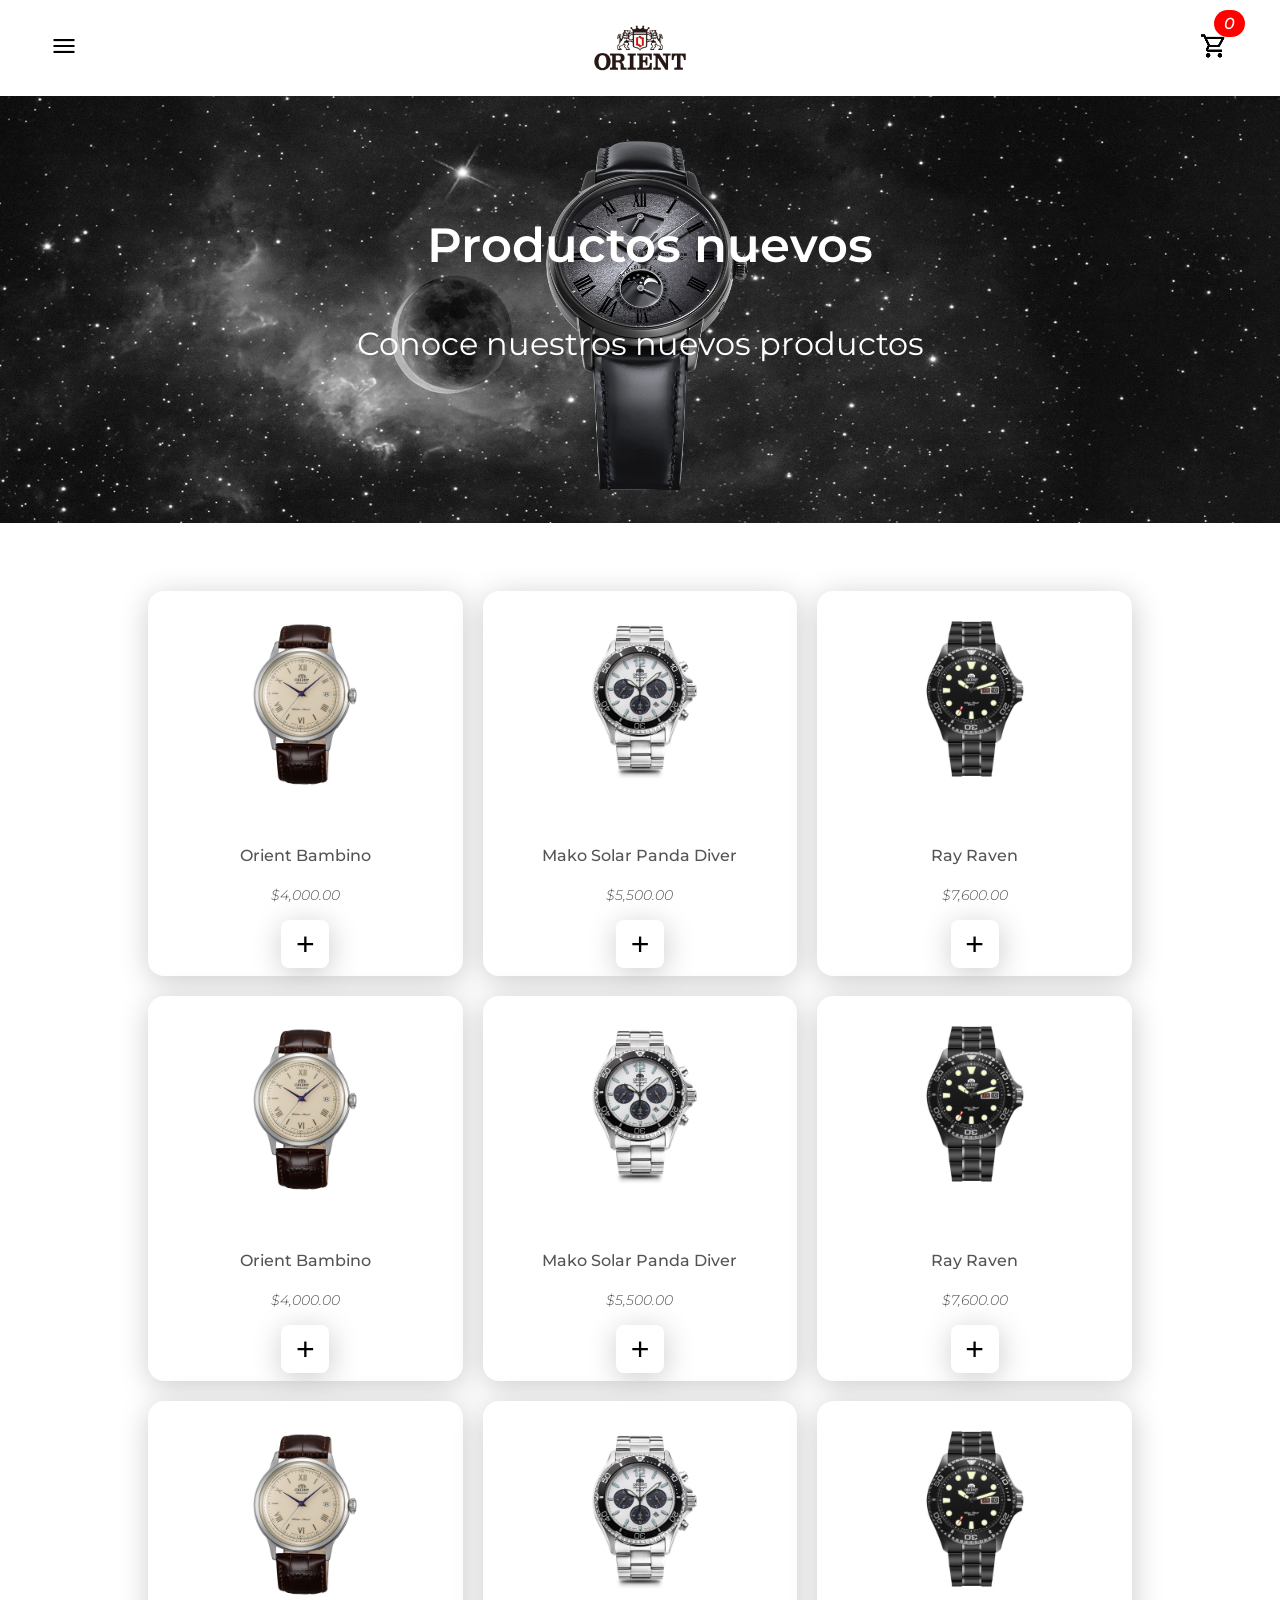
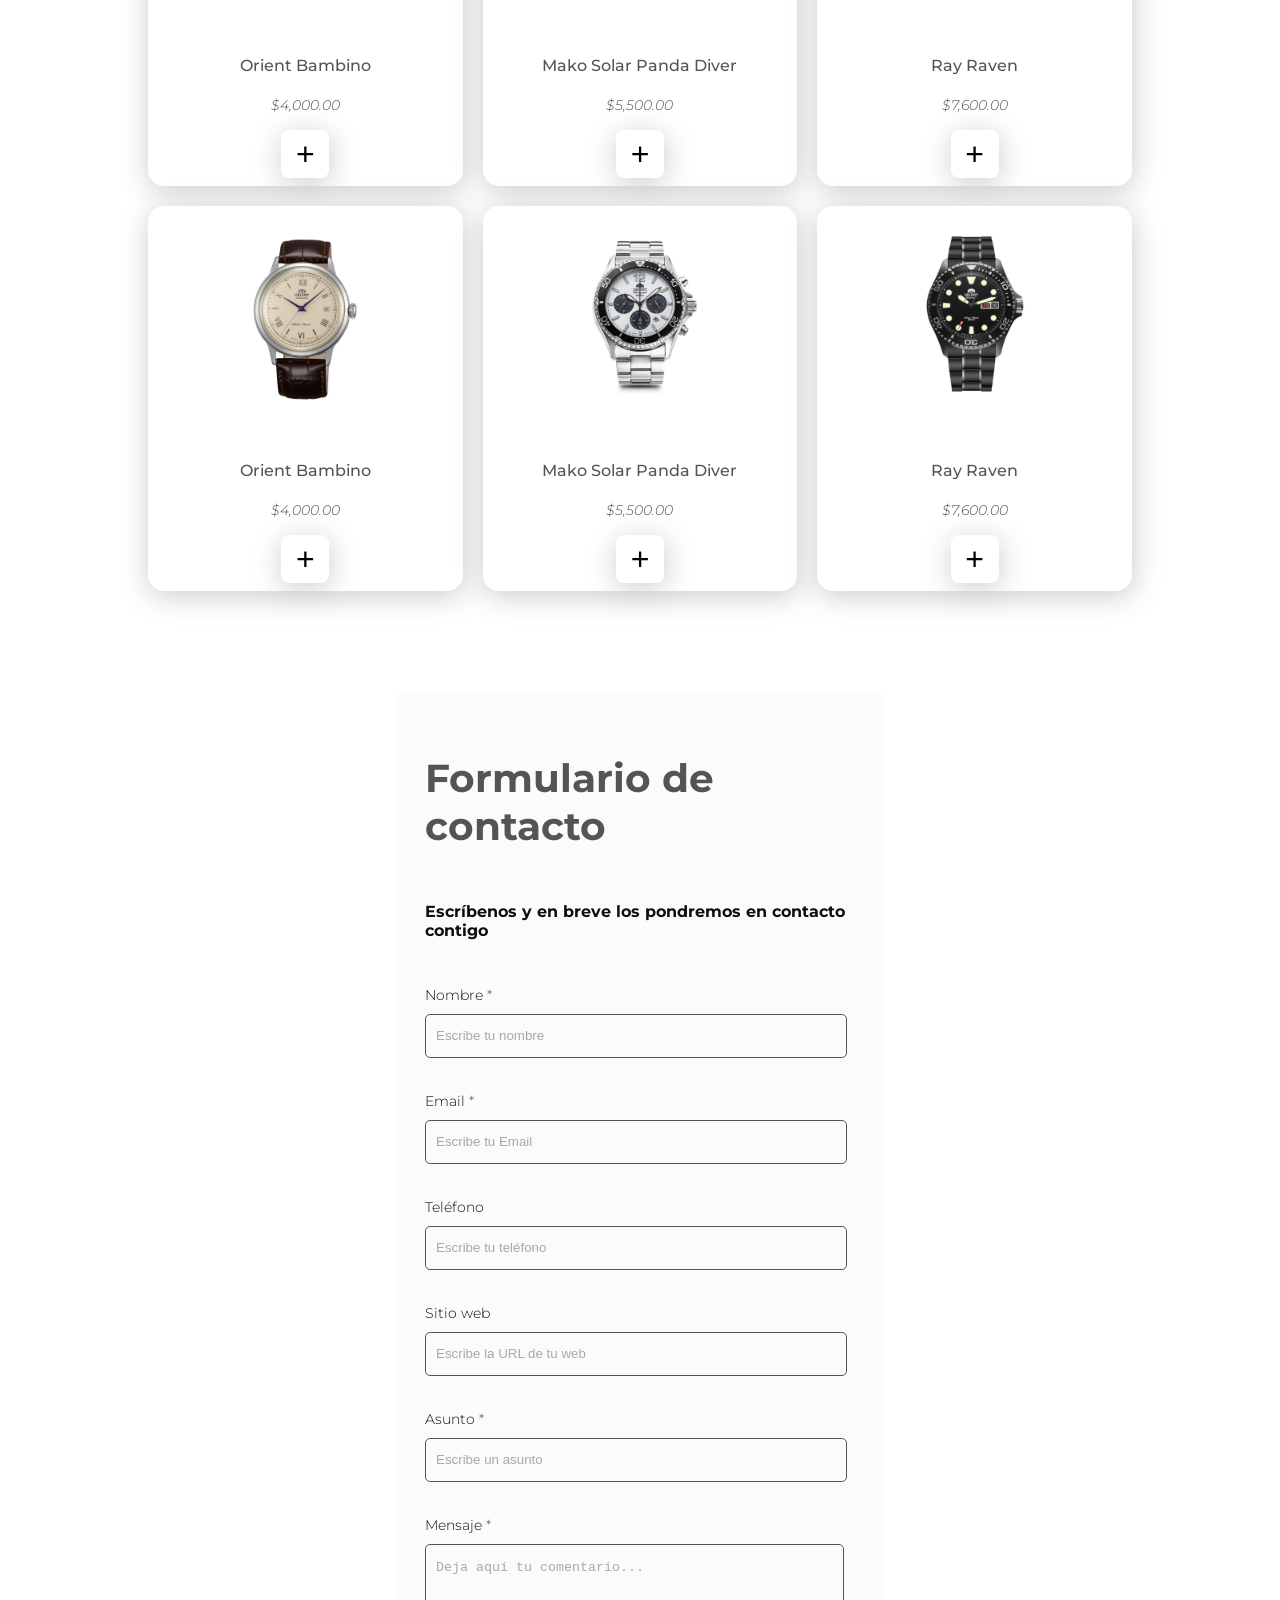
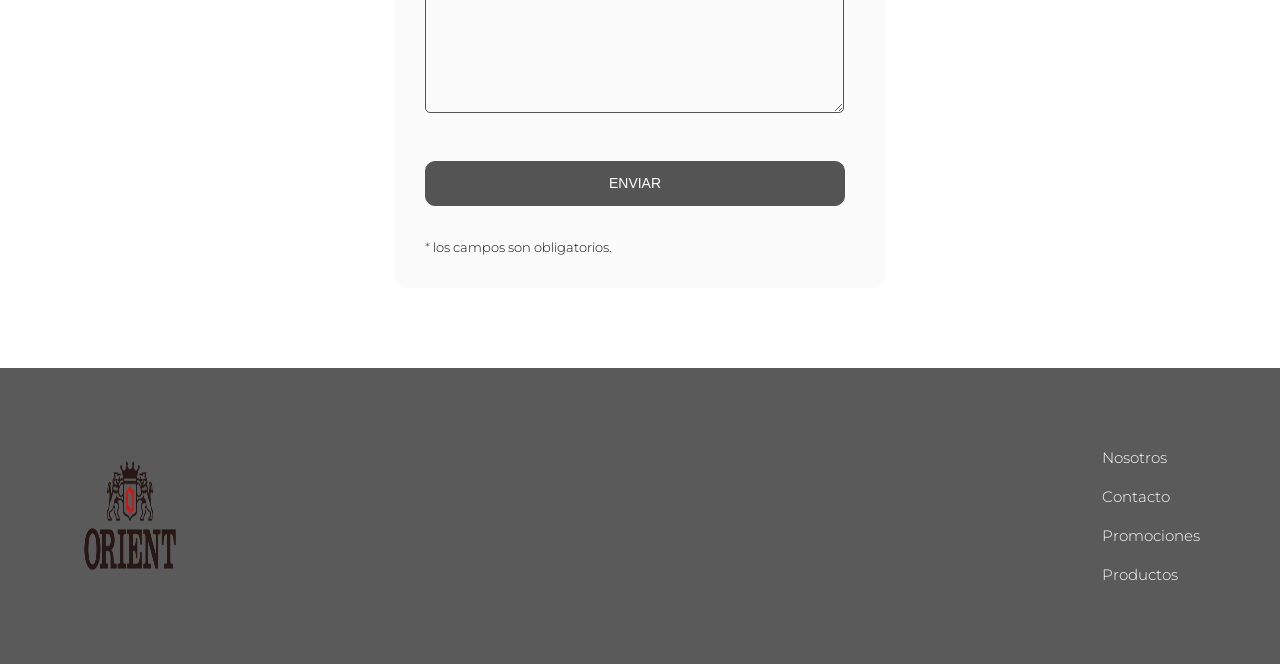
<file: index.html>
<!DOCTYPE html>
<html lang="es">
<head>
    <meta charset="UTF-8">
    <meta name="viewport" content="width=device-width, initial-scale=1.0">
    <link rel="preconnect" href="https://fonts.googleapis.com">
    <link rel="preconnect" href="https://fonts.gstatic.com" crossorigin>
    <link href="https://fonts.googleapis.com/css2?family=Arimo:ital,wght@0,400..700;1,400..700&family=Georama:ital,wght@0,100..900;1,100..900&family=Gothic+A1&family=Lato:ital,wght@0,100;0,300;0,400;0,700;0,900;1,100;1,300;1,400;1,700;1,900&family=Montserrat:ital,wght@0,100..900;1,100..900&family=Roboto:ital,wght@0,100..900;1,100..900&display=swap" rel="stylesheet">
    <link rel="stylesheet" href="css/main.css">
    <script src="js/functions.js" defer></script>
    <title>Orient Shop</title>
</head>
<body>
    <header class="header">
        <i class="header__icon"><img src="icons/menu_28dp_000000_FILL0_wght400_GRAD0_opsz24.png" alt="Icono menu"></i>
        <img src="img/Orient-Logo.png" alt="Logo Orient" width="200" class="header__img">
        <i class="header__icon">
            <img src="icons/shopping_cart_28dp_000000_FILL0_wght400_GRAD0_opsz24.png" alt="icono carrito">
            <span class="header__badge">0</span>
        </i> 
    </header>


    <main>
        <section class="banner">
            <h2 class="banner__tit">Productos nuevos</h2>
            <p class="banner__sub">Conoce nuestros nuevos productos</p>
        </section>

        <section class="products">

            <article class="products__item">
                <img src="img/orient bambino.png" alt="Reloj de vestir Orient Bambino" width="300" class="products__item-img">
                <h3 class="products__item-tit">Orient Bambino</h3>
                <i class="products__item-price">$4,000.00</i>

                <button class="btn-add" data-id="1" aria-label="Agregar al carrito">
                    +
                </button>
            </article>

            <article class="products__item">
                <img src="img/orient mako panda solar.png" alt="Reloj de buceo mako 3" width="300" class="products__item-img">
                <h3 class="products__item-tit">Mako Solar Panda Diver</h3>
                <i class="products__item-price">$5,500.00</i>

                <button class="btn-add" data-id="2">
                    +
                </button>
            </article>

            <article class="products__item">
                <img src="img/orient rayy raven.png" alt="Reloj negro de buceo" width="300" class="products__item-img">
                <h3 class="products__item-tit">Ray Raven</h3>
                <i class="products__item-price">$7,600.00</i>
                
                <button class="btn-add" data-id="3">
                    +
                </button>
            </article>

            <article class="products__item">
                <img src="img/orient bambino.png" alt="Reloj de vestir Orient Bambino" width="300" class="products__item-img">
                <h3 class="products__item-tit">Orient Bambino</h3>
                <i class="products__item-price">$4,000.00</i>

                <button class="btn-add" data-id="1">
                    +
                </button>
            </article>

            <article class="products__item">
                <img src="img/orient mako panda solar.png" alt="Reloj de buceo mako 3" width="300" class="products__item-img">
                <h3 class="products__item-tit">Mako Solar Panda Diver</h3>
                <i class="products__item-price">$5,500.00</i>

                <button class="btn-add" data-id="2">
                    +
                </button>
            </article>

            <article class="products__item">
                <img src="img/orient rayy raven.png" alt="Reloj negro de buceo" width="300" class="products__item-img">
                <h3 class="products__item-tit">Ray Raven</h3>
                <i class="products__item-price">$7,600.00</i>
                
                <button class="btn-add" data-id="3">
                    +
                </button>
            </article>

            <article class="products__item">
                <img src="img/orient bambino.png" alt="Reloj de vestir Orient Bambino" width="300" class="products__item-img">
                <h3 class="products__item-tit">Orient Bambino</h3>
                <i class="products__item-price">$4,000.00</i>

                <button class="btn-add" data-id="1">
                    +
                </button>
            </article>

            <article class="products__item">
                <img src="img/orient mako panda solar.png" alt="Reloj de buceo mako 3" width="300" class="products__item-img">
                <h3 class="products__item-tit">Mako Solar Panda Diver</h3>
                <i class="products__item-price">$5,500.00</i>

                <button class="btn-add" data-id="2">
                    +
                </button>
            </article>

            <article class="products__item">
                <img src="img/orient rayy raven.png" alt="Reloj negro de buceo" width="300" class="products__item-img">
                <h3 class="products__item-tit">Ray Raven</h3>
                <i class="products__item-price">$7,600.00</i>
                
                <button class="btn-add" data-id="3">
                    +
                </button>
            </article>

            <article class="products__item">
                <img src="img/orient bambino.png" alt="Reloj de vestir Orient Bambino" width="300" class="products__item-img">
                <h3 class="products__item-tit">Orient Bambino</h3>
                <i class="products__item-price">$4,000.00</i>

                <button class="btn-add" data-id="1">
                    +
                </button>
            </article>

            <article class="products__item">
                <img src="img/orient mako panda solar.png" alt="Reloj de buceo mako 3" width="300" class="products__item-img">
                <h3 class="products__item-tit">Mako Solar Panda Diver</h3>
                <i class="products__item-price">$5,500.00</i>

                <button class="btn-add" data-id="2">
                    +
                </button>
            </article>

            <article class="products__item">
                <img src="img/orient rayy raven.png" alt="Reloj negro de buceo" width="300" class="products__item-img">
                <h3 class="products__item-tit">Ray Raven</h3>
                <i class="products__item-price">$7,600.00</i>
                
                <button class="btn-add" data-id="3">
                    +
                </button>
            </article>

            

            
                             
        </section>

        <section class="cart">

            <h2 class="cart__tit">CARRITO</h2>

            <div class="cart__items"></div>

            <!--aqui le comenté para no borrar
                <div class="cart__item">
                    <img src="img/orient rayy raven.png" alt="producto" class="cart__item-img">
                    <p class="cart__item-tit">Orient Mako II Ray Raven</p>
                    <p class="cart__item-price">$7500</p>
                    <img  class="cart__item-icon" src="icons/remove_shopping_cart_28dp_000000_FILL0_wght400_GRAD0_opsz24.png" alt="">
                </div>

                <div class="cart__item">
                    <img src="img/orient bambino.png" alt="producto" class="cart__item-img">
                    <p class="cart__item-tit">Orient Mako II Ray Raven</p>
                    <p class="cart__item-price">$7500</p>
                    <img  class="cart__item-icon" src="icons/remove_shopping_cart_28dp_000000_FILL0_wght400_GRAD0_opsz24.png" alt="">
                </div>

                <div class="cart__item">
                    <img src="img/orient mako panda solar.png" alt="producto" class="cart__item-img">
                    <p class="cart__item-tit">Orient Mako II Ray Raven</p>
                    <p class="cart__item-price">$7500</p>
                    <img  class="cart__item-icon" src="icons/remove_shopping_cart_28dp_000000_FILL0_wght400_GRAD0_opsz24.png" alt="">
                </div>

                -->
              
            <img class="cart__close" src="icons/close_60dp_000000_FILL0_wght400_GRAD0_opsz48.png" alt="ocultar carrito" aria-label="Cerrar carrito">
        
        
        </section>

        <section class="side-menu">
            <h2> Menú lateral</h2>
            <nav class="menu-list" role="navigation">
                <a class="nosotros" href="nosotros.html">Nosotros</a>
                <a class="contacto" href="contacto.html">Contacto</a>
                <a class="promociones" href="productos.html">Promociones</a>
                <a class="productos" href="index.html">Productos</a>
            </nav>

            <img class="close-menu" src="icons/close_60dp_000000_FILL0_wght400_GRAD0_opsz48.png" alt="ocultar menu" aria-label="Cerrar menú lateral">

        </section>

        <section class="formulario">			
            <h1>Formulario de contacto</h1>
				<h3>Escríbenos y en breve los pondremos en contacto contigo</h3>


					<form action="submeter-formulario.php" method="post">				

						
								<p>
									<label for="nombre" class="colocar_nombre" >Nombre
										<span class="obligatorio">*</span>
									</label>
										<input type="text" name="introducir_nombre" id="nombre" required="obligatorio" placeholder="Escribe tu nombre">
								</p>
							
								<p>
									<label for="email" class="colocar_email">Email
										<span class="obligatorio">*</span>
									</label>
										<input type="email" name="introducir_email" id="email" required="obligatorio" placeholder="Escribe tu Email">
								</p>
						
								<p>
									<label for="telefone" class="colocar_telefono">Teléfono
									</label>
										<input type="tel" name="introducir_telefono" id="telefono" placeholder="Escribe tu teléfono">
								</p>		
							
								<p>
									<label for="website" class="colocar_website">Sitio web
									</label>
										<input type="url" name="introducir_website" id="website" placeholder="Escribe la URL de tu web">
								</p>		
							
								<p>
									<label for="asunto" class="colocar_asunto">Asunto
										<span class="obligatorio">*</span>
									</label>
										<input type="text" name="introducir_asunto" id="assunto" required="obligatorio" placeholder="Escribe un asunto">
								</p>		
							
								<p>
									<label for="mensaje" class="colocar_mensaje">Mensaje
										<span class="obligatorio">*</span>
									</label>                     
                               		  <textarea name="introducir_mensaje" class="texto_mensaje" id="mensaje" required="obligatorio" placeholder="Deja aquí tu comentario..."></textarea> 
                               	</p>	  								
							
								<button type="submit" name="enviar_formulario" id="enviar" aria-label="Enviar formulario"><p>Enviar</p></button>

								<p class="aviso" role="alert">
									<span class="obligatorio"> * </span>los campos son obligatorios.
								</p>					
						
					</form>	
        </section>
        
    </main>

    <footer>
        
        <img src="img/Orient-Logo.png" alt="Logo Orient" width="200" class="footer__img">
        <nav>
            <a class="nosotros" href="nosotros.html">Nosotros</a>
            <a class="contacto" href="contacto.html">Contacto</a>
            <a class="promociones" href="productos.html">Promociones</a>
            <a class="productos" href="index.html">Productos</a>
        </nav>
        
    </footer>
</body>
</html>
</file>
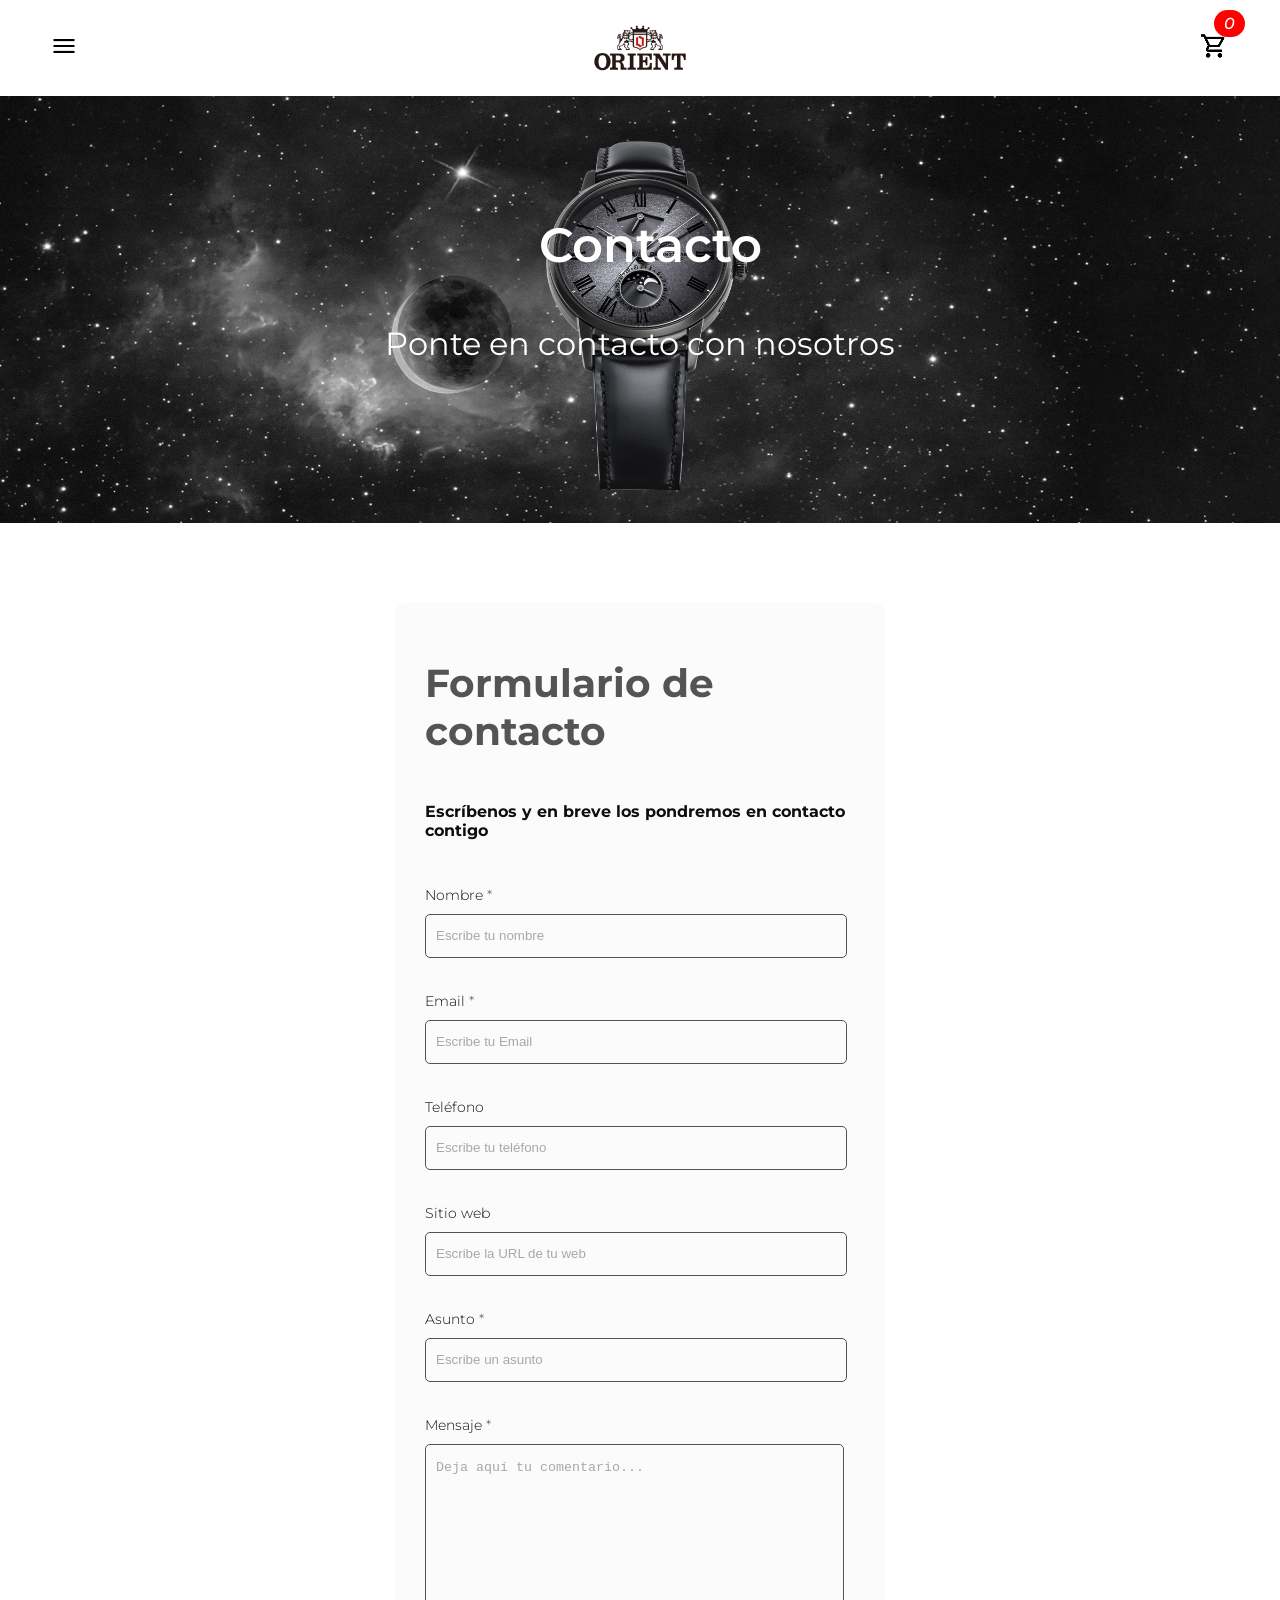
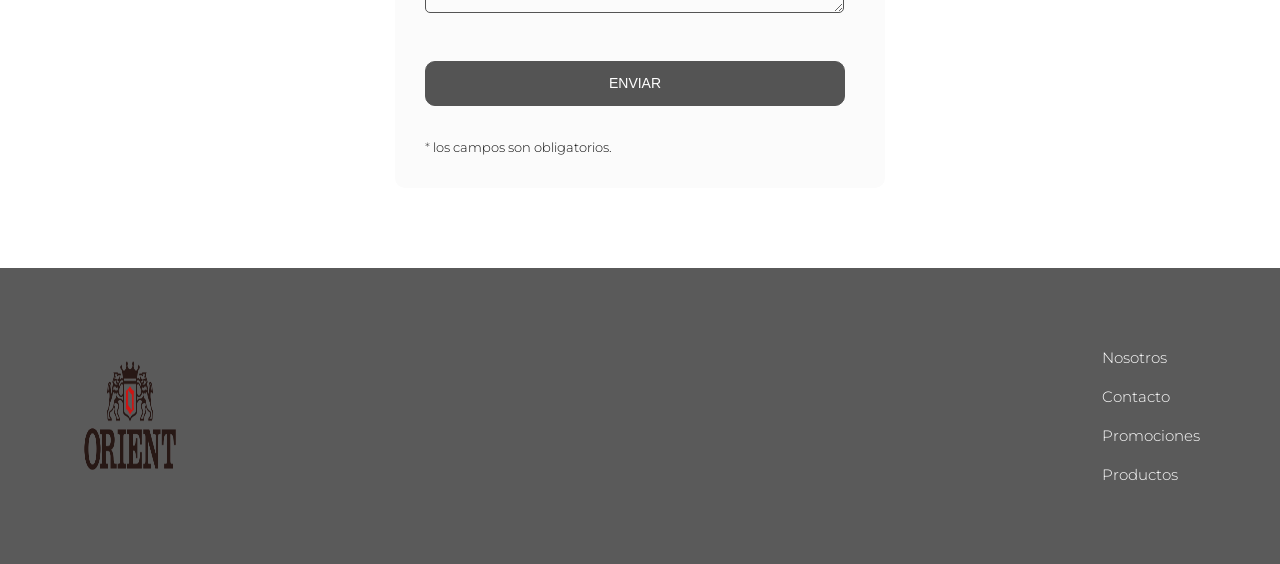
<file: contacto.html>
<!DOCTYPE html>
<html lang="es">
<head>
    <meta charset="UTF-8">
    <meta name="viewport" content="width=device-width, initial-scale=1.0">
    <link rel="preconnect" href="https://fonts.googleapis.com">
    <link rel="preconnect" href="https://fonts.gstatic.com" crossorigin>
    <link href="https://fonts.googleapis.com/css2?family=Arimo:ital,wght@0,400..700;1,400..700&family=Georama:ital,wght@0,100..900;1,100..900&family=Gothic+A1&family=Lato:ital,wght@0,100;0,300;0,400;0,700;0,900;1,100;1,300;1,400;1,700;1,900&family=Montserrat:ital,wght@0,100..900;1,100..900&family=Roboto:ital,wght@0,100..900;1,100..900&display=swap" rel="stylesheet">
    <link rel="stylesheet" href="css/main.css">
    <script src="js/functions.js" defer></script>
    <title>Orient Shop</title>
</head>
<body>
    <header class="header">
        <i class="header__icon"><img src="icons/menu_28dp_000000_FILL0_wght400_GRAD0_opsz24.png" alt="Icono menu"></i>
        <img src="img/Orient-Logo.png" alt="Logo Orient" width="200" class="header__img">
        <i class="header__icon">
            <img src="icons/shopping_cart_28dp_000000_FILL0_wght400_GRAD0_opsz24.png" alt="icono carrito">
            <span class="header__badge">0</span>
        </i> 
    </header>


    <main>
        <section class="banner">
            <h2 class="banner__tit">Contacto</h2>
            <p class="banner__sub">Ponte en contacto con nosotros</p>
        </section>

        <div class="contact_form">

		<div class="formulario">			
            <h1>Formulario de contacto</h1>
				<h3>Escríbenos y en breve los pondremos en contacto contigo</h3>


					<form action="submeter-formulario.php" method="post">				

						
								<p>
									<label for="nombre" class="colocar_nombre">Nombre
										<span class="obligatorio">*</span>
									</label>
										<input type="text" name="introducir_nombre" id="nombre" required="obligatorio" placeholder="Escribe tu nombre">
								</p>
							
								<p>
									<label for="email" class="colocar_email">Email
										<span class="obligatorio">*</span>
									</label>
										<input type="email" name="introducir_email" id="email" required="obligatorio" placeholder="Escribe tu Email">
								</p>
						
								<p>
									<label for="telefone" class="colocar_telefono">Teléfono
									</label>
										<input type="tel" name="introducir_telefono" id="telefono" placeholder="Escribe tu teléfono">
								</p>		
							
								<p>
									<label for="website" class="colocar_website">Sitio web
									</label>
										<input type="url" name="introducir_website" id="website" placeholder="Escribe la URL de tu web">
								</p>		
							
								<p>
									<label for="asunto" class="colocar_asunto">Asunto
										<span class="obligatorio">*</span>
									</label>
										<input type="text" name="introducir_asunto" id="assunto" required="obligatorio" placeholder="Escribe un asunto">
								</p>		
							
								<p>
									<label for="mensaje" class="colocar_mensaje">Mensaje
										<span class="obligatorio">*</span>
									</label>                     
                               		  <textarea name="introducir_mensaje" class="texto_mensaje" id="mensaje" required="obligatorio" placeholder="Deja aquí tu comentario..."></textarea> 
                               	</p>	  								
							
								<button type="submit" name="enviar_formulario" id="enviar"><p>Enviar</p></button>

								<p class="aviso">
									<span class="obligatorio"> * </span>los campos son obligatorios.
								</p>					
						
					</form>
		</div>	
	    </div>

        <section class="cart">

            <h2 class="cart__tit">CARRITO</h2>

            <div class="cart__items"></div>

            <!--aqui le comenté para no borrar
                <div class="cart__item">
                    <img src="img/orient rayy raven.png" alt="producto" class="cart__item-img">
                    <p class="cart__item-tit">Orient Mako II Ray Raven</p>
                    <p class="cart__item-price">$7500</p>
                    <img  class="cart__item-icon" src="icons/remove_shopping_cart_28dp_000000_FILL0_wght400_GRAD0_opsz24.png" alt="">
                </div>

                <div class="cart__item">
                    <img src="img/orient bambino.png" alt="producto" class="cart__item-img">
                    <p class="cart__item-tit">Orient Mako II Ray Raven</p>
                    <p class="cart__item-price">$7500</p>
                    <img  class="cart__item-icon" src="icons/remove_shopping_cart_28dp_000000_FILL0_wght400_GRAD0_opsz24.png" alt="">
                </div>

                <div class="cart__item">
                    <img src="img/orient mako panda solar.png" alt="producto" class="cart__item-img">
                    <p class="cart__item-tit">Orient Mako II Ray Raven</p>
                    <p class="cart__item-price">$7500</p>
                    <img  class="cart__item-icon" src="icons/remove_shopping_cart_28dp_000000_FILL0_wght400_GRAD0_opsz24.png" alt="">
                </div>

                -->
              
            <img class="cart__close" src="icons/close_60dp_000000_FILL0_wght400_GRAD0_opsz48.png" alt="ocultar carrito">
        
        
        </section>

        <section class="side-menu">
            <h2> Menú lateral</h2>
            <nav class="menu-list">
                <a class="nosotros" href="nosotros.html">Nosotros</a>
                <a class="contacto" href="contacto.html">Contacto</a>
                <a class="promociones" href="productos.html">Promociones</a>
                <a class="productos" href="index.html">Productos</a>
            </nav>

            <img class="close-menu" src="icons/close_60dp_000000_FILL0_wght400_GRAD0_opsz48.png" alt="ocultar menu">

        </section>
    </main>

    <footer>
        
        <img src="img/Orient-Logo.png" alt="Logo Orient" width="200" class="footer__img">
        <nav>
            <a class="nosotros" href="nosotros.html">Nosotros</a>
            <a class="contacto" href="contacto.html">Contacto</a>
            <a class="promociones" href="productos.html">Promociones</a>
            <a class="productos" href="index.html">Productos</a>
        </nav>
        
    </footer>
</body>
</html>
</file>
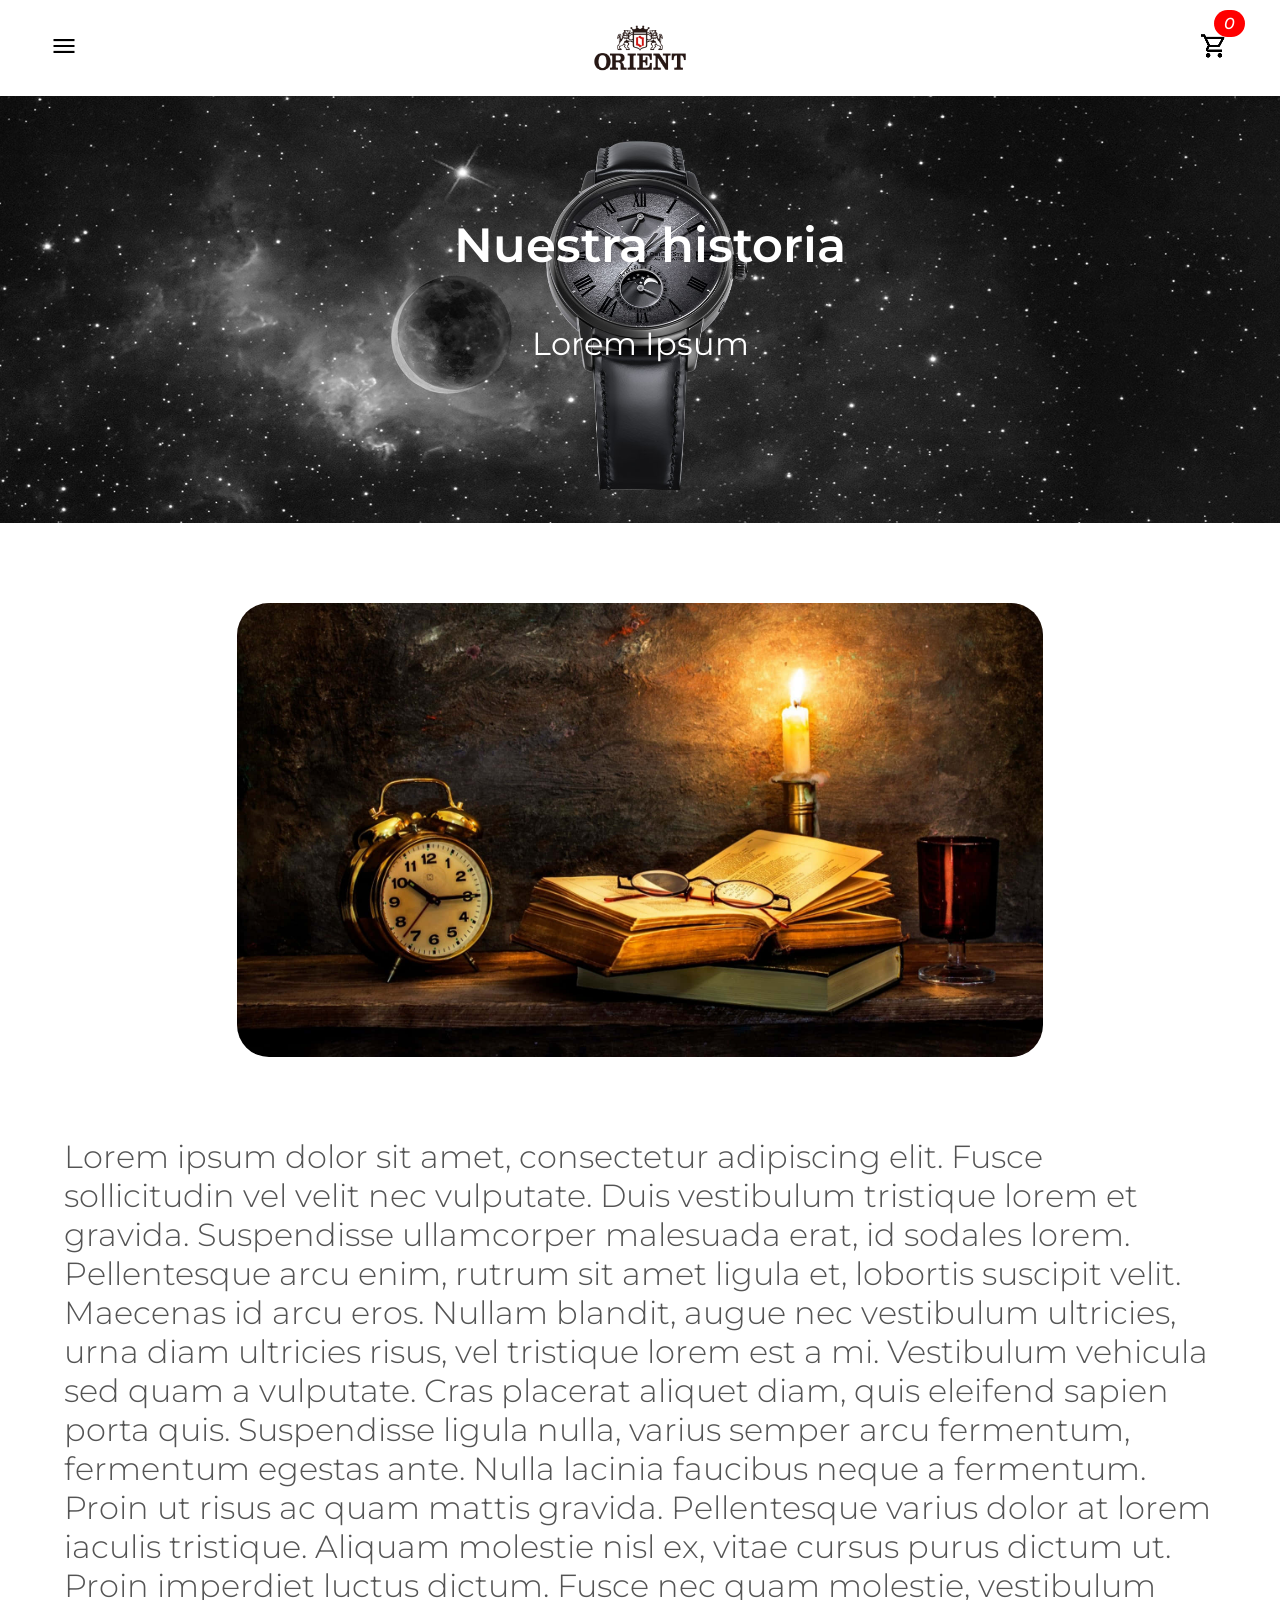
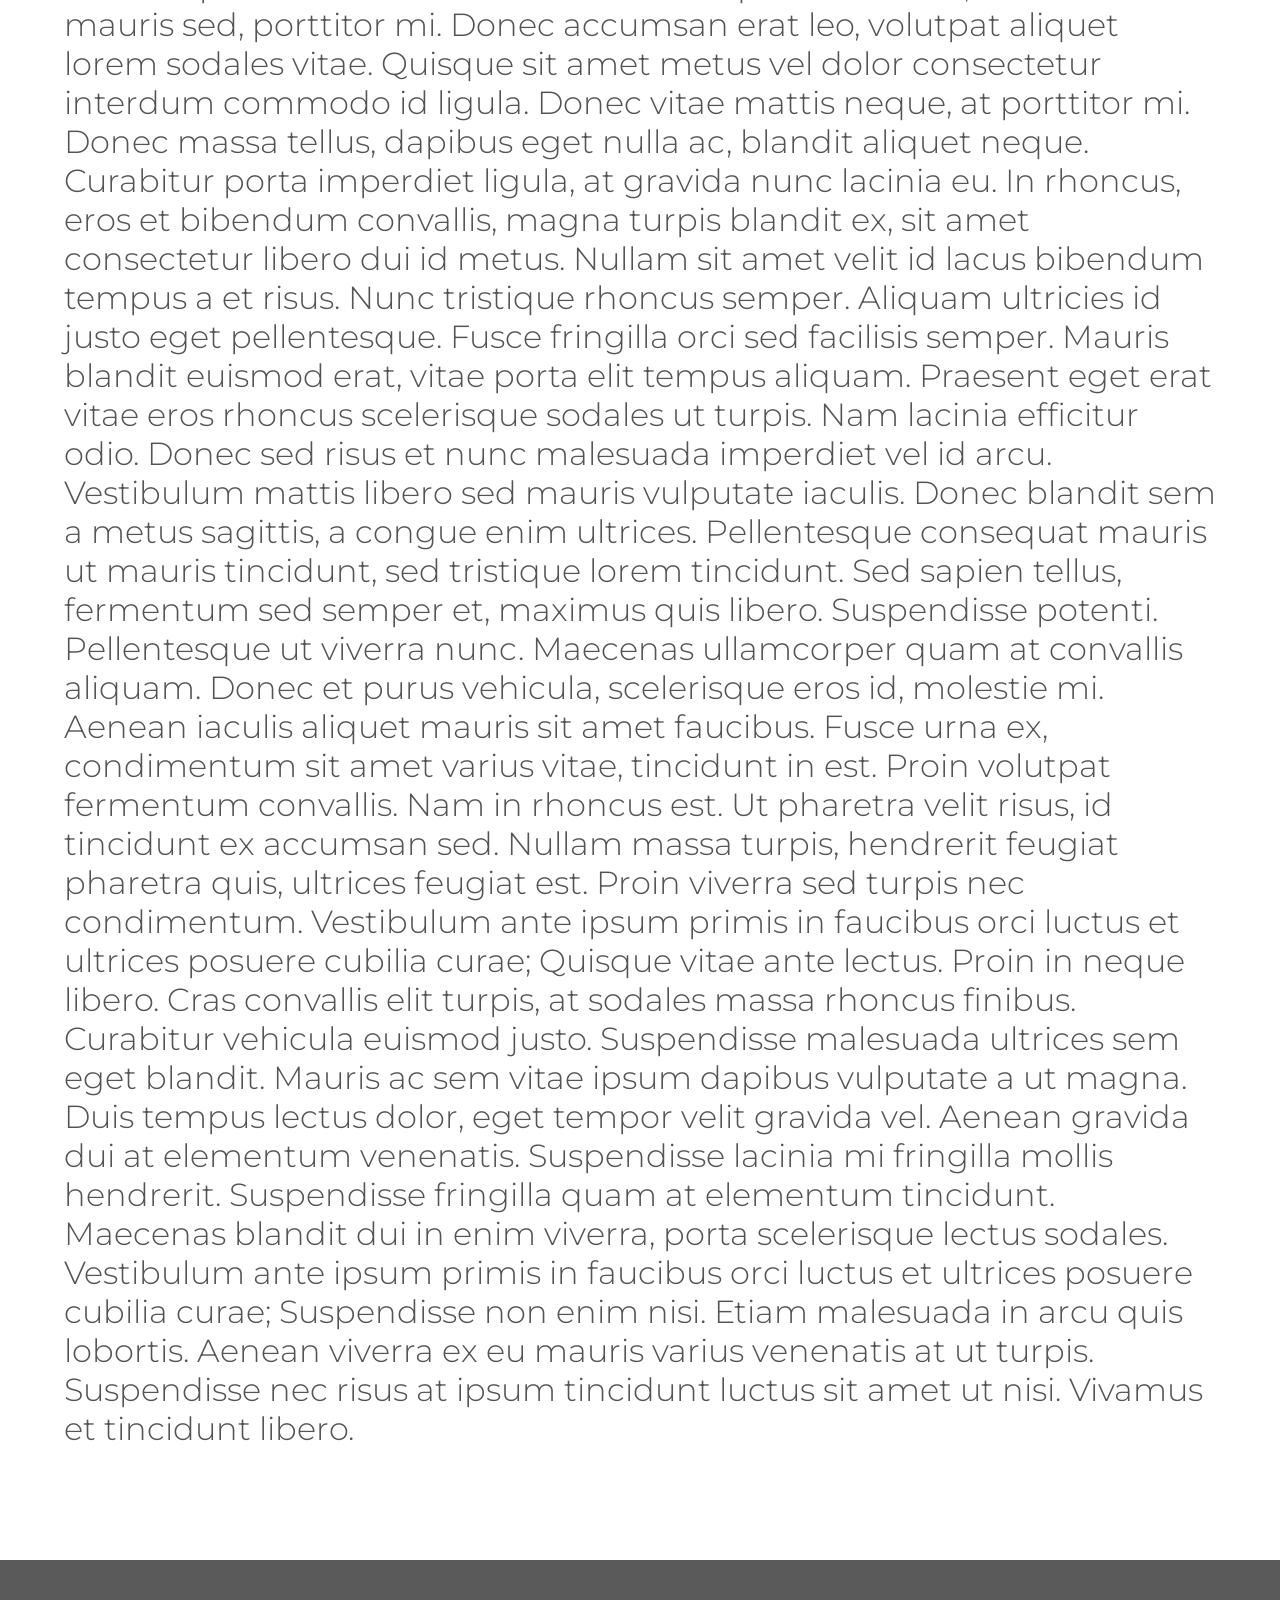
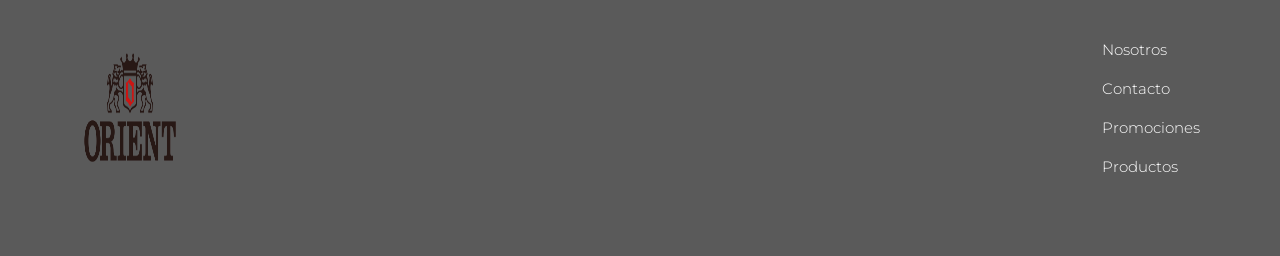
<file: nosotros.html>
<!DOCTYPE html>
<html lang="es">
<head>
    <meta charset="UTF-8">
    <meta name="viewport" content="width=device-width, initial-scale=1.0">
    <link rel="preconnect" href="https://fonts.googleapis.com">
    <link rel="preconnect" href="https://fonts.gstatic.com" crossorigin>
    <link href="https://fonts.googleapis.com/css2?family=Arimo:ital,wght@0,400..700;1,400..700&family=Georama:ital,wght@0,100..900;1,100..900&family=Gothic+A1&family=Lato:ital,wght@0,100;0,300;0,400;0,700;0,900;1,100;1,300;1,400;1,700;1,900&family=Montserrat:ital,wght@0,100..900;1,100..900&family=Roboto:ital,wght@0,100..900;1,100..900&display=swap" rel="stylesheet">
    <link rel="stylesheet" href="css/main.css">
    <script src="js/functions.js" defer></script>
    <title>Orient Shop</title>
</head>
<body>
    <header class="header">
        <i class="header__icon"><img src="icons/menu_28dp_000000_FILL0_wght400_GRAD0_opsz24.png" alt="Icono menu"></i>
        <img src="img/Orient-Logo.png" alt="Logo Orient" width="200" class="header__img">
        <i class="header__icon">
            <img src="icons/shopping_cart_28dp_000000_FILL0_wght400_GRAD0_opsz24.png" alt="icono carrito">
            <span class="header__badge">0</span>
        </i> 
    </header>


    <main>
        <section class="banner">
            <h2 class="banner__tit">Nuestra historia</h2>
            <p class="banner__sub">Lorem Ipsum</p>
        </section>

        <section class="historia">

            <img src="img/antique-clock-and-books-s22jbebgqvgoktcg.jpg" 
            alt="imagen de reloj antiguo" class="historia__img">

                      
            <p role="dialog">
                Lorem ipsum dolor sit amet, consectetur adipiscing elit. Fusce sollicitudin vel velit nec vulputate. Duis vestibulum tristique lorem et gravida. Suspendisse ullamcorper malesuada erat, id sodales lorem. Pellentesque arcu enim, rutrum sit amet ligula et, lobortis suscipit velit. Maecenas id arcu eros. Nullam blandit, augue nec vestibulum ultricies, urna diam ultricies risus, vel tristique lorem est a mi. Vestibulum vehicula sed quam a vulputate. Cras placerat aliquet diam, quis eleifend sapien porta quis. Suspendisse ligula nulla, varius semper arcu fermentum, fermentum egestas ante. Nulla lacinia faucibus neque a fermentum. Proin ut risus ac quam mattis gravida. Pellentesque varius dolor at lorem iaculis tristique.

                Aliquam molestie nisl ex, vitae cursus purus dictum ut. Proin imperdiet luctus dictum. Fusce nec quam molestie, vestibulum mauris sed, porttitor mi. Donec accumsan erat leo, volutpat aliquet lorem sodales vitae. Quisque sit amet metus vel dolor consectetur interdum commodo id ligula. Donec vitae mattis neque, at porttitor mi. Donec massa tellus, dapibus eget nulla ac, blandit aliquet neque. Curabitur porta imperdiet ligula, at gravida nunc lacinia eu. In rhoncus, eros et bibendum convallis, magna turpis blandit ex, sit amet consectetur libero dui id metus. Nullam sit amet velit id lacus bibendum tempus a et risus. Nunc tristique rhoncus semper. Aliquam ultricies id justo eget pellentesque.

                Fusce fringilla orci sed facilisis semper. Mauris blandit euismod erat, vitae porta elit tempus aliquam. Praesent eget erat vitae eros rhoncus scelerisque sodales ut turpis. Nam lacinia efficitur odio. Donec sed risus et nunc malesuada imperdiet vel id arcu. Vestibulum mattis libero sed mauris vulputate iaculis. Donec blandit sem a metus sagittis, a congue enim ultrices. Pellentesque consequat mauris ut mauris tincidunt, sed tristique lorem tincidunt. Sed sapien tellus, fermentum sed semper et, maximus quis libero. Suspendisse potenti. Pellentesque ut viverra nunc. Maecenas ullamcorper quam at convallis aliquam. Donec et purus vehicula, scelerisque eros id, molestie mi. Aenean iaculis aliquet mauris sit amet faucibus.

                Fusce urna ex, condimentum sit amet varius vitae, tincidunt in est. Proin volutpat fermentum convallis. Nam in rhoncus est. Ut pharetra velit risus, id tincidunt ex accumsan sed. Nullam massa turpis, hendrerit feugiat pharetra quis, ultrices feugiat est. Proin viverra sed turpis nec condimentum. Vestibulum ante ipsum primis in faucibus orci luctus et ultrices posuere cubilia curae; Quisque vitae ante lectus. Proin in neque libero. Cras convallis elit turpis, at sodales massa rhoncus finibus. Curabitur vehicula euismod justo. Suspendisse malesuada ultrices sem eget blandit. Mauris ac sem vitae ipsum dapibus vulputate a ut magna.

                Duis tempus lectus dolor, eget tempor velit gravida vel. Aenean gravida dui at elementum venenatis. Suspendisse lacinia mi fringilla mollis hendrerit. Suspendisse fringilla quam at elementum tincidunt. Maecenas blandit dui in enim viverra, porta scelerisque lectus sodales. Vestibulum ante ipsum primis in faucibus orci luctus et ultrices posuere cubilia curae; Suspendisse non enim nisi. Etiam malesuada in arcu quis lobortis. Aenean viverra ex eu mauris varius venenatis at ut turpis. Suspendisse nec risus at ipsum tincidunt luctus sit amet ut nisi. Vivamus et tincidunt libero.
            </p>
        
        </section>

        <section class="cart">

            <h2 class="cart__tit">CARRITO</h2>

            <div class="cart__items"></div>

            <!--aqui le comenté para no borrar
                <div class="cart__item">
                    <img src="img/orient rayy raven.png" alt="producto" class="cart__item-img">
                    <p class="cart__item-tit">Orient Mako II Ray Raven</p>
                    <p class="cart__item-price">$7500</p>
                    <img  class="cart__item-icon" src="icons/remove_shopping_cart_28dp_000000_FILL0_wght400_GRAD0_opsz24.png" alt="">
                </div>

                <div class="cart__item">
                    <img src="img/orient bambino.png" alt="producto" class="cart__item-img">
                    <p class="cart__item-tit">Orient Mako II Ray Raven</p>
                    <p class="cart__item-price">$7500</p>
                    <img  class="cart__item-icon" src="icons/remove_shopping_cart_28dp_000000_FILL0_wght400_GRAD0_opsz24.png" alt="">
                </div>

                <div class="cart__item">
                    <img src="img/orient mako panda solar.png" alt="producto" class="cart__item-img">
                    <p class="cart__item-tit">Orient Mako II Ray Raven</p>
                    <p class="cart__item-price">$7500</p>
                    <img  class="cart__item-icon" src="icons/remove_shopping_cart_28dp_000000_FILL0_wght400_GRAD0_opsz24.png" alt="">
                </div>

                -->
              
            <img class="cart__close" src="icons/close_60dp_000000_FILL0_wght400_GRAD0_opsz48.png" alt="ocultar carrito">
        
        
        </section>

        <section class="side-menu">
            <h2> Menú lateral</h2>
            <nav class="menu-list" role="navigation">
                <a class="nosotros" href="nosotros.html">Nosotros</a>
                <a class="contacto" href="contacto.html">Contacto</a>
                <a class="promociones" href="productos.html">Promociones</a>
                <a class="productos" href="index.html">Productos</a>
            </nav>

            <img class="close-menu" src="icons/close_60dp_000000_FILL0_wght400_GRAD0_opsz48.png" alt="ocultar menu">

        </section>
    </main>

    <footer>
        
        <img src="img/Orient-Logo.png" alt="Logo Orient" width="200" class="footer__img">
        <nav>
            <a class="nosotros" href="nosotros.html">Nosotros</a>
            <a class="contacto" href="contacto.html">Contacto</a>
            <a class="promociones" href="productos.html">Promociones</a>
            <a class="productos" href="index.html">Productos</a>
        </nav>
        
    </footer>
</body>
</html>
</file>
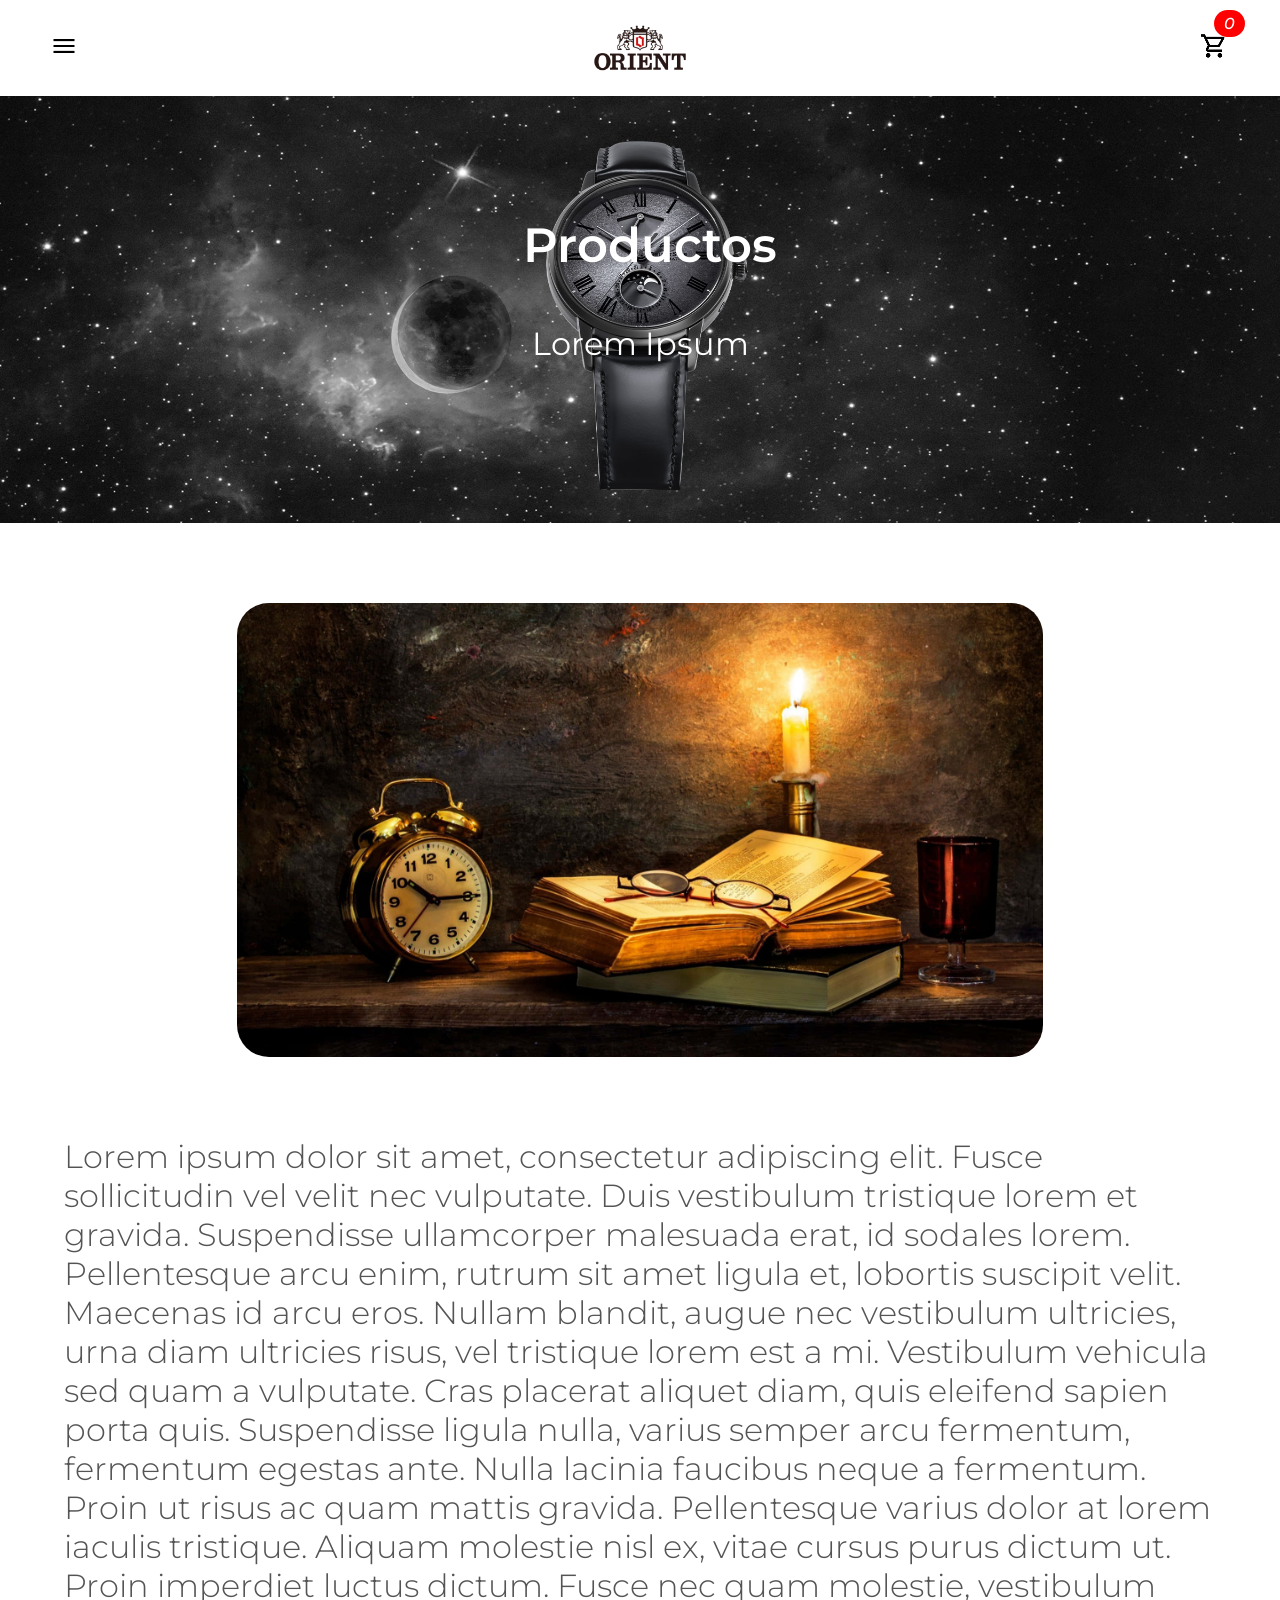
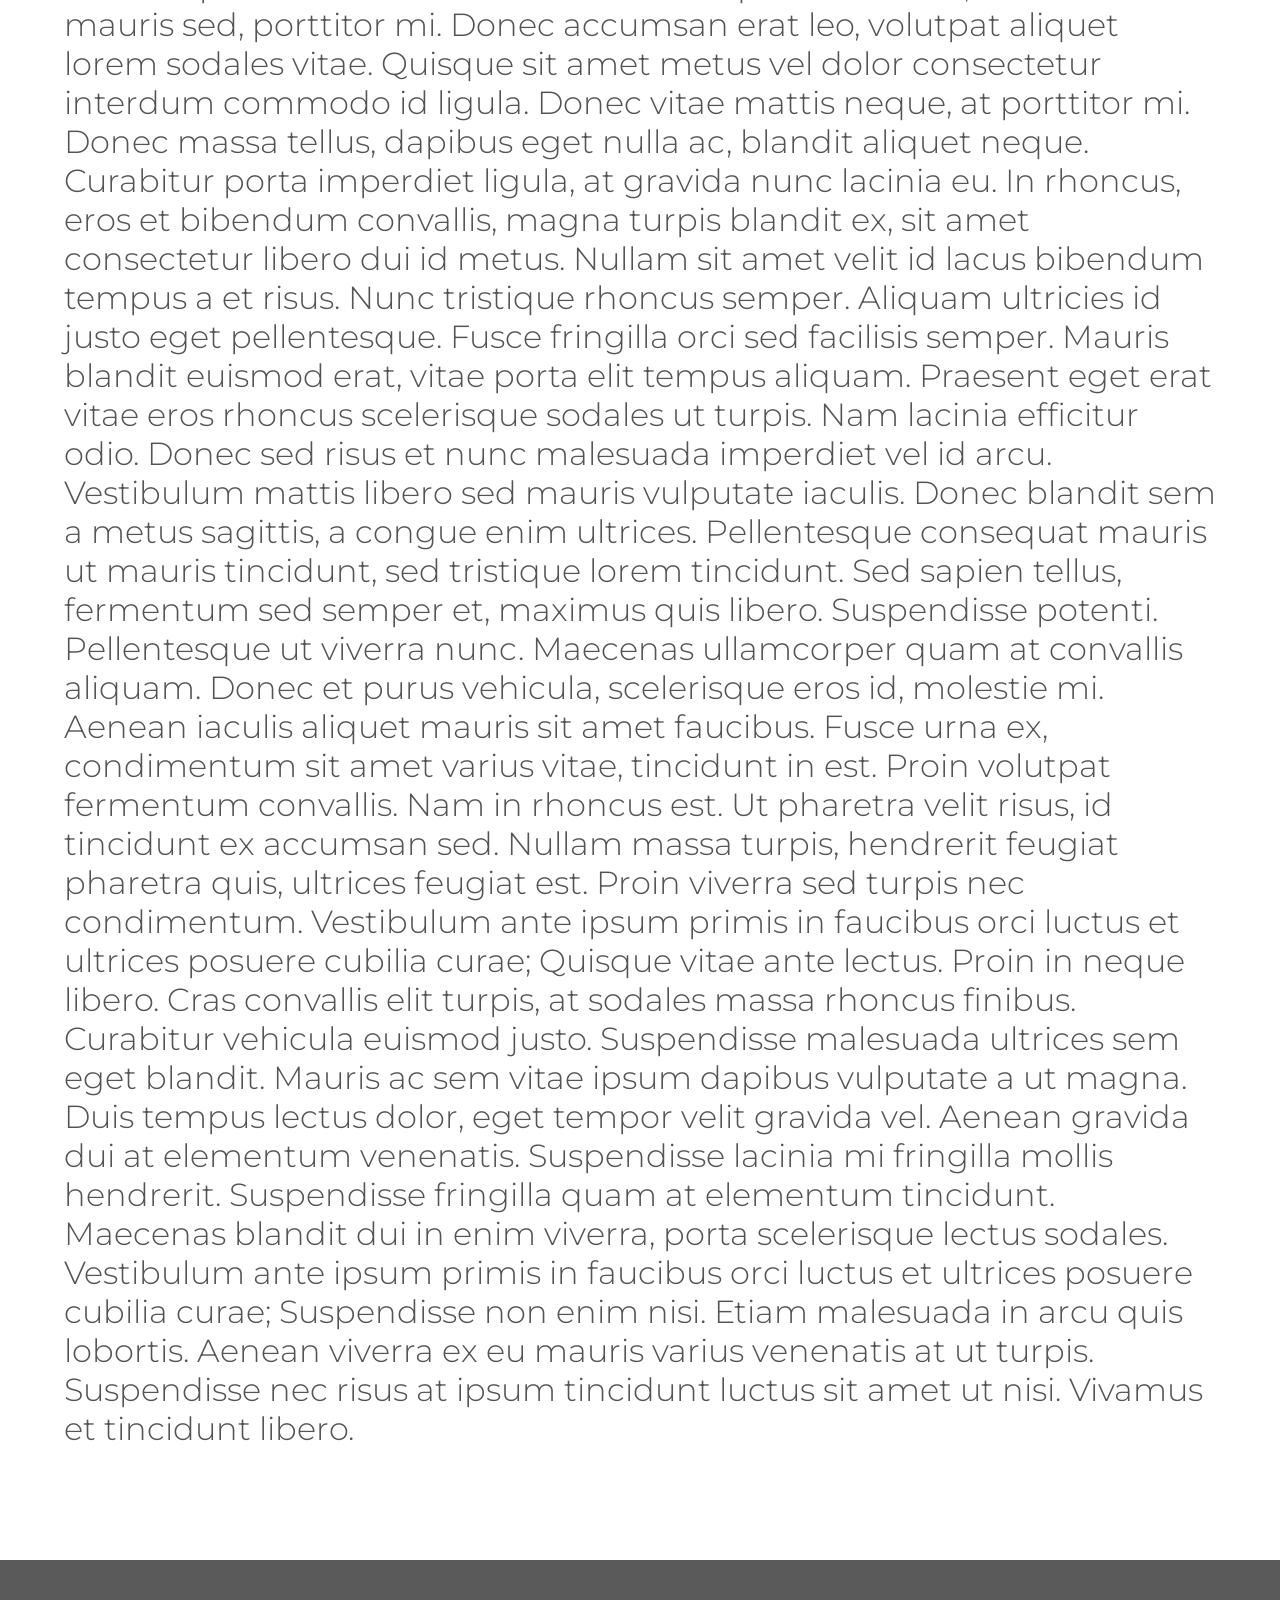
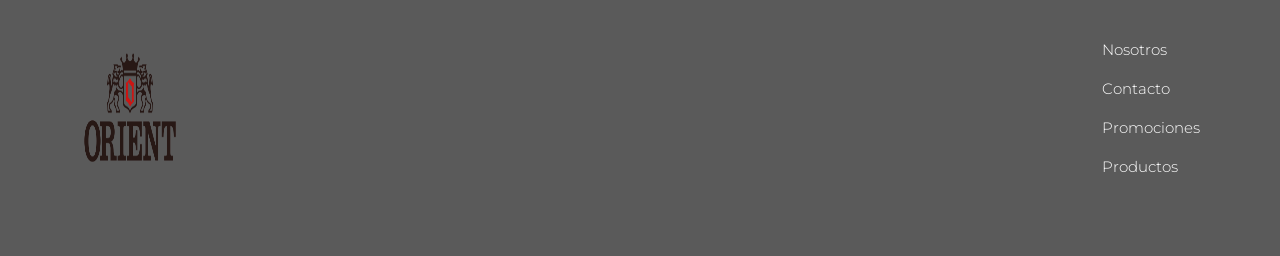
<file: productos.html>
<!DOCTYPE html>
<html lang="es">
<head>
    <meta charset="UTF-8">
    <meta name="viewport" content="width=device-width, initial-scale=1.0">
    <link rel="preconnect" href="https://fonts.googleapis.com">
    <link rel="preconnect" href="https://fonts.gstatic.com" crossorigin>
    <link href="https://fonts.googleapis.com/css2?family=Arimo:ital,wght@0,400..700;1,400..700&family=Georama:ital,wght@0,100..900;1,100..900&family=Gothic+A1&family=Lato:ital,wght@0,100;0,300;0,400;0,700;0,900;1,100;1,300;1,400;1,700;1,900&family=Montserrat:ital,wght@0,100..900;1,100..900&family=Roboto:ital,wght@0,100..900;1,100..900&display=swap" rel="stylesheet">
    <link rel="stylesheet" href="css/main.css">
    <script src="js/functions.js" defer></script>
    <title>Orient Shop</title>
</head>
<body>
    <header class="header">
        <i class="header__icon"><img src="icons/menu_28dp_000000_FILL0_wght400_GRAD0_opsz24.png" alt="Icono menu"></i>
        <img src="img/Orient-Logo.png" alt="Logo Orient" width="200" class="header__img">
        <i class="header__icon">
            <img src="icons/shopping_cart_28dp_000000_FILL0_wght400_GRAD0_opsz24.png" alt="icono carrito">
            <span class="header__badge">0</span>
        </i> 
    </header>


    <main>
        <section class="banner">
            <h2 class="banner__tit">Productos</h2>
            <p class="banner__sub">Lorem Ipsum</p>
        </section>

        <section class="historia">

            <img src="img/antique-clock-and-books-s22jbebgqvgoktcg.jpg" 
            alt="imagen de reloj antiguo" class="historia__img">

                      
            <p role="dialog">
                Lorem ipsum dolor sit amet, consectetur adipiscing elit. Fusce sollicitudin vel velit nec vulputate. Duis vestibulum tristique lorem et gravida. Suspendisse ullamcorper malesuada erat, id sodales lorem. Pellentesque arcu enim, rutrum sit amet ligula et, lobortis suscipit velit. Maecenas id arcu eros. Nullam blandit, augue nec vestibulum ultricies, urna diam ultricies risus, vel tristique lorem est a mi. Vestibulum vehicula sed quam a vulputate. Cras placerat aliquet diam, quis eleifend sapien porta quis. Suspendisse ligula nulla, varius semper arcu fermentum, fermentum egestas ante. Nulla lacinia faucibus neque a fermentum. Proin ut risus ac quam mattis gravida. Pellentesque varius dolor at lorem iaculis tristique.

                Aliquam molestie nisl ex, vitae cursus purus dictum ut. Proin imperdiet luctus dictum. Fusce nec quam molestie, vestibulum mauris sed, porttitor mi. Donec accumsan erat leo, volutpat aliquet lorem sodales vitae. Quisque sit amet metus vel dolor consectetur interdum commodo id ligula. Donec vitae mattis neque, at porttitor mi. Donec massa tellus, dapibus eget nulla ac, blandit aliquet neque. Curabitur porta imperdiet ligula, at gravida nunc lacinia eu. In rhoncus, eros et bibendum convallis, magna turpis blandit ex, sit amet consectetur libero dui id metus. Nullam sit amet velit id lacus bibendum tempus a et risus. Nunc tristique rhoncus semper. Aliquam ultricies id justo eget pellentesque.

                Fusce fringilla orci sed facilisis semper. Mauris blandit euismod erat, vitae porta elit tempus aliquam. Praesent eget erat vitae eros rhoncus scelerisque sodales ut turpis. Nam lacinia efficitur odio. Donec sed risus et nunc malesuada imperdiet vel id arcu. Vestibulum mattis libero sed mauris vulputate iaculis. Donec blandit sem a metus sagittis, a congue enim ultrices. Pellentesque consequat mauris ut mauris tincidunt, sed tristique lorem tincidunt. Sed sapien tellus, fermentum sed semper et, maximus quis libero. Suspendisse potenti. Pellentesque ut viverra nunc. Maecenas ullamcorper quam at convallis aliquam. Donec et purus vehicula, scelerisque eros id, molestie mi. Aenean iaculis aliquet mauris sit amet faucibus.

                Fusce urna ex, condimentum sit amet varius vitae, tincidunt in est. Proin volutpat fermentum convallis. Nam in rhoncus est. Ut pharetra velit risus, id tincidunt ex accumsan sed. Nullam massa turpis, hendrerit feugiat pharetra quis, ultrices feugiat est. Proin viverra sed turpis nec condimentum. Vestibulum ante ipsum primis in faucibus orci luctus et ultrices posuere cubilia curae; Quisque vitae ante lectus. Proin in neque libero. Cras convallis elit turpis, at sodales massa rhoncus finibus. Curabitur vehicula euismod justo. Suspendisse malesuada ultrices sem eget blandit. Mauris ac sem vitae ipsum dapibus vulputate a ut magna.

                Duis tempus lectus dolor, eget tempor velit gravida vel. Aenean gravida dui at elementum venenatis. Suspendisse lacinia mi fringilla mollis hendrerit. Suspendisse fringilla quam at elementum tincidunt. Maecenas blandit dui in enim viverra, porta scelerisque lectus sodales. Vestibulum ante ipsum primis in faucibus orci luctus et ultrices posuere cubilia curae; Suspendisse non enim nisi. Etiam malesuada in arcu quis lobortis. Aenean viverra ex eu mauris varius venenatis at ut turpis. Suspendisse nec risus at ipsum tincidunt luctus sit amet ut nisi. Vivamus et tincidunt libero.
            </p>
        
        </section>

        <section class="cart">

            <h2 class="cart__tit">CARRITO</h2>

            <div class="cart__items"></div>

            <!--aqui le comenté para no borrar
                <div class="cart__item">
                    <img src="img/orient rayy raven.png" alt="producto" class="cart__item-img">
                    <p class="cart__item-tit">Orient Mako II Ray Raven</p>
                    <p class="cart__item-price">$7500</p>
                    <img  class="cart__item-icon" src="icons/remove_shopping_cart_28dp_000000_FILL0_wght400_GRAD0_opsz24.png" alt="">
                </div>

                <div class="cart__item">
                    <img src="img/orient bambino.png" alt="producto" class="cart__item-img">
                    <p class="cart__item-tit">Orient Mako II Ray Raven</p>
                    <p class="cart__item-price">$7500</p>
                    <img  class="cart__item-icon" src="icons/remove_shopping_cart_28dp_000000_FILL0_wght400_GRAD0_opsz24.png" alt="">
                </div>

                <div class="cart__item">
                    <img src="img/orient mako panda solar.png" alt="producto" class="cart__item-img">
                    <p class="cart__item-tit">Orient Mako II Ray Raven</p>
                    <p class="cart__item-price">$7500</p>
                    <img  class="cart__item-icon" src="icons/remove_shopping_cart_28dp_000000_FILL0_wght400_GRAD0_opsz24.png" alt="">
                </div>

                -->
              
            <img class="cart__close" src="icons/close_60dp_000000_FILL0_wght400_GRAD0_opsz48.png" alt="ocultar carrito">
        
        
        </section>

        <section class="side-menu">
            <h2> Menú lateral</h2>
            <nav class="menu-list" role="navigation">
                <a class="nosotros" href="nosotros.html">Nosotros</a>
                <a class="contacto" href="contacto.html">Contacto</a>
                <a class="promociones" href="productos.html">Promociones</a>
                <a class="productos" href="index.html">Productos</a>
            </nav>

            <img class="close-menu" src="icons/close_60dp_000000_FILL0_wght400_GRAD0_opsz48.png" alt="ocultar menu">

        </section>
    </main>

    <footer>
        
        <img src="img/Orient-Logo.png" alt="Logo Orient" width="200" class="footer__img">
        <nav>
            <a class="nosotros" href="nosotros.html">Nosotros</a>
            <a class="contacto" href="contacto.html">Contacto</a>
            <a class="promociones" href="productos.html">Promociones</a>
            <a class="productos" href="index.html">Productos</a>
        </nav>
        
    </footer>
</body>
</html>
</file>
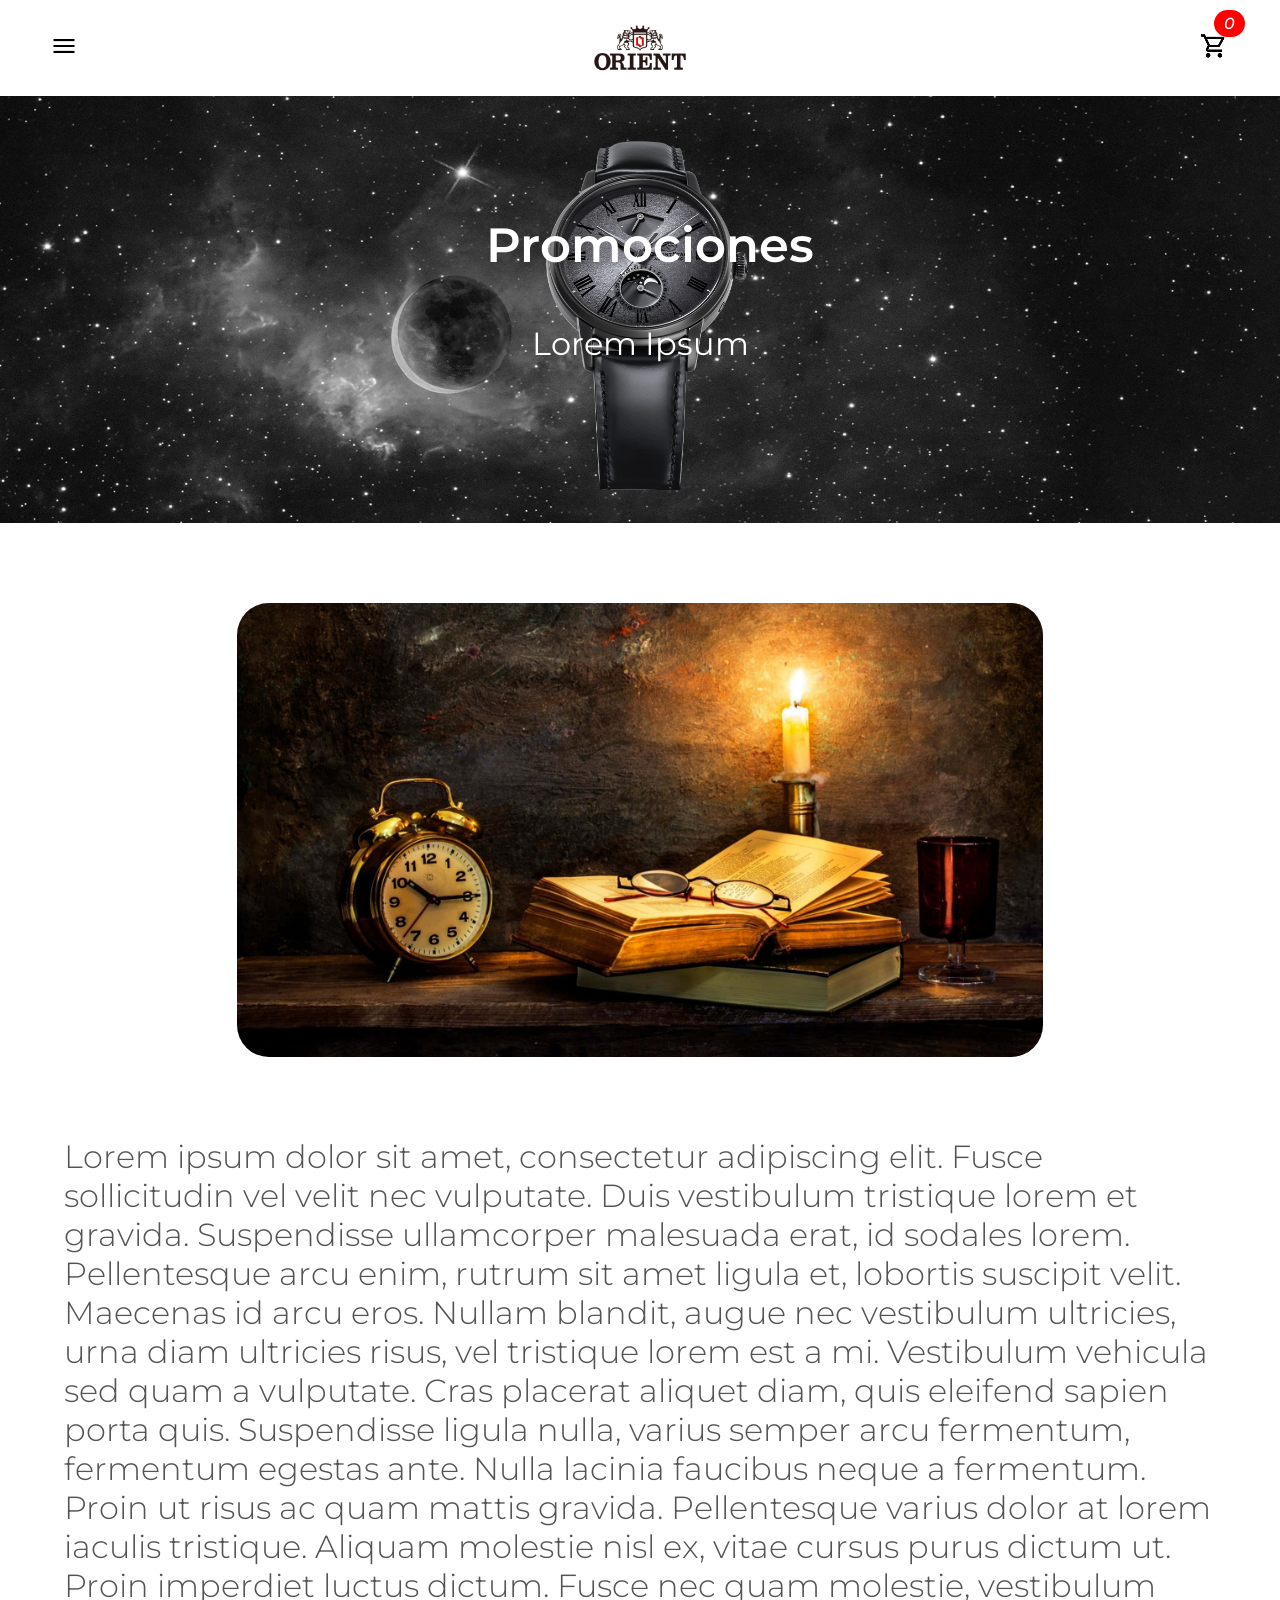
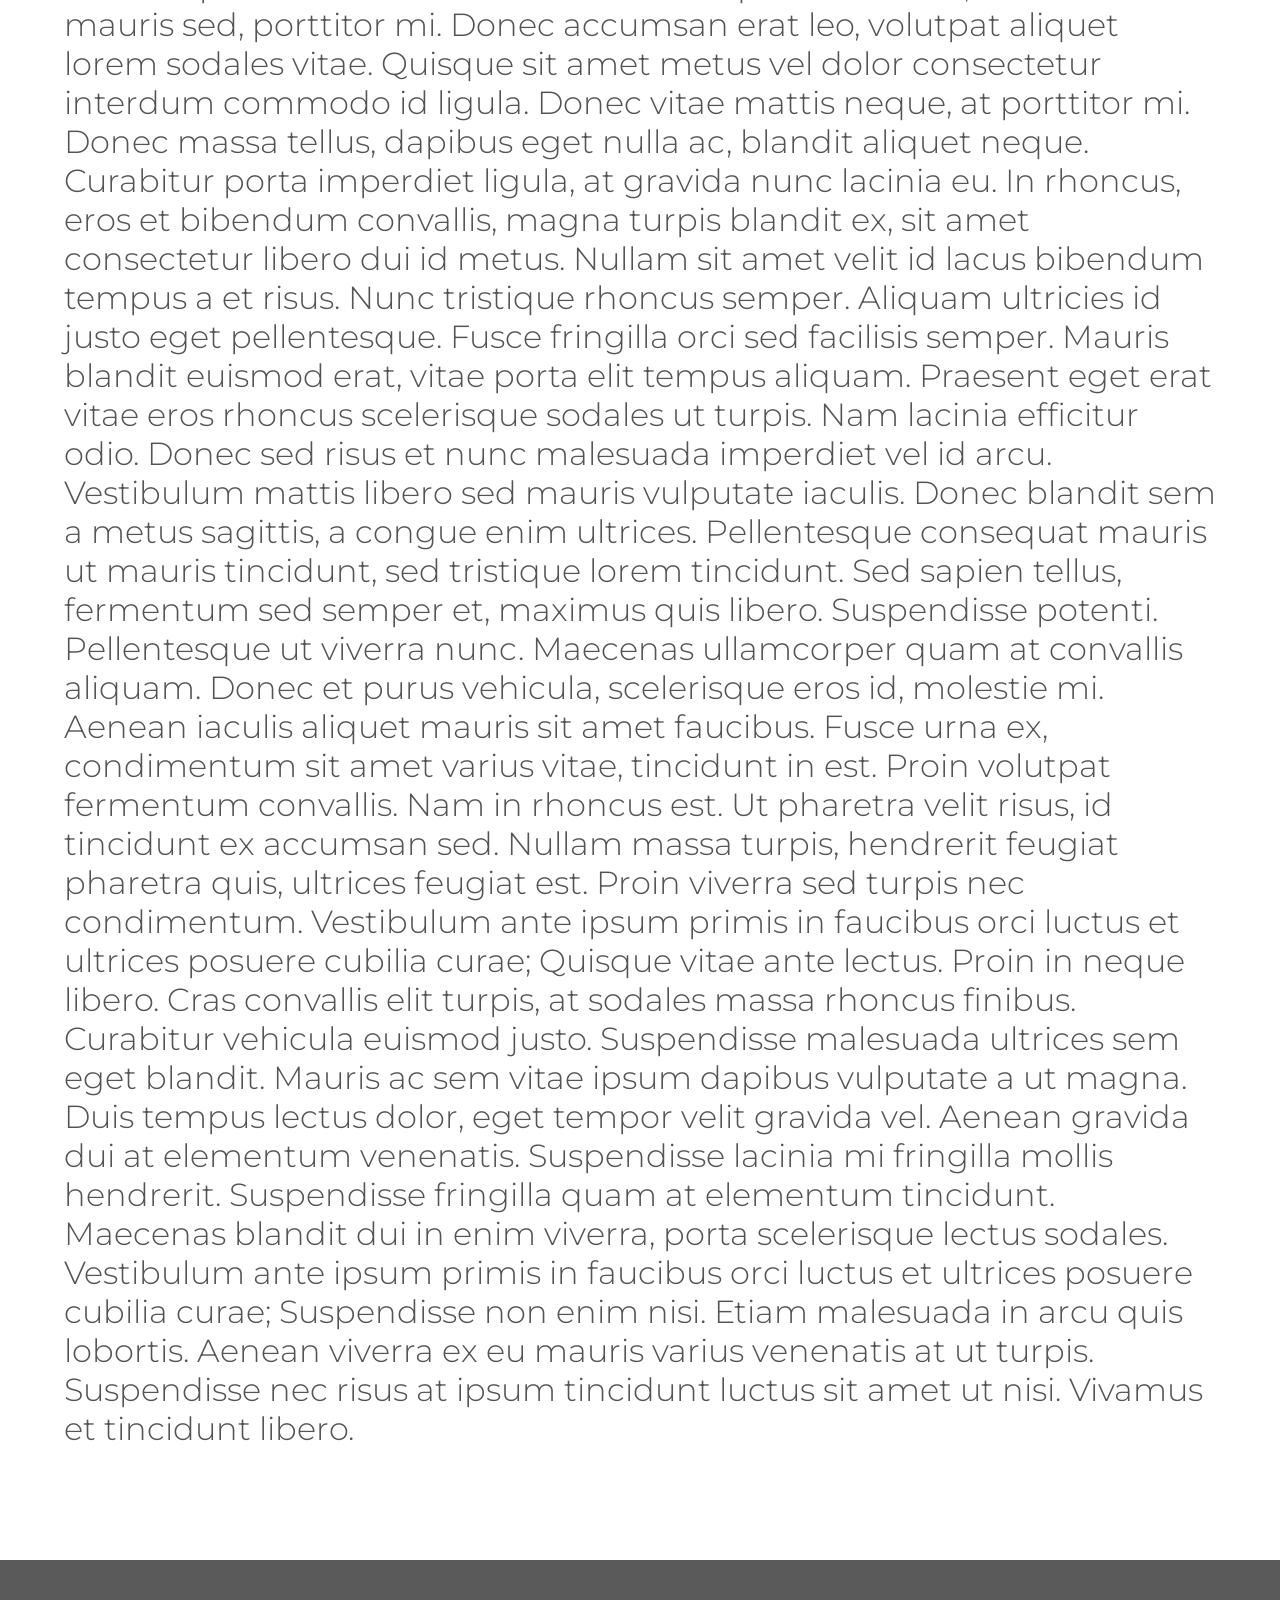
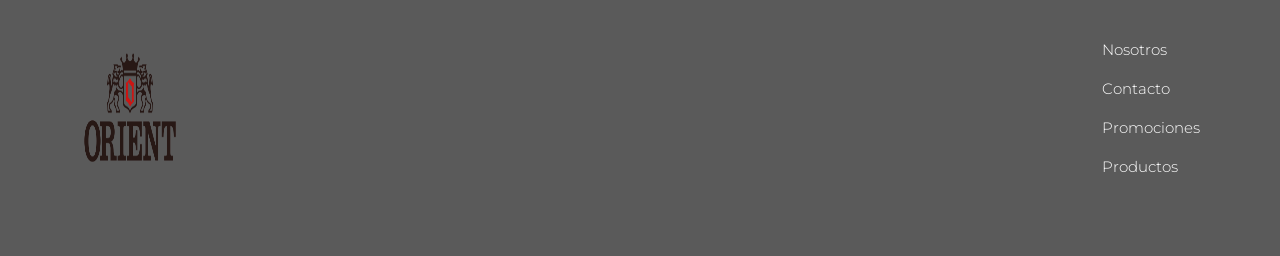
<file: promociones.html>
<!DOCTYPE html>
<html lang="es">
<head>
    <meta charset="UTF-8">
    <meta name="viewport" content="width=device-width, initial-scale=1.0">
    <link rel="preconnect" href="https://fonts.googleapis.com">
    <link rel="preconnect" href="https://fonts.gstatic.com" crossorigin>
    <link href="https://fonts.googleapis.com/css2?family=Arimo:ital,wght@0,400..700;1,400..700&family=Georama:ital,wght@0,100..900;1,100..900&family=Gothic+A1&family=Lato:ital,wght@0,100;0,300;0,400;0,700;0,900;1,100;1,300;1,400;1,700;1,900&family=Montserrat:ital,wght@0,100..900;1,100..900&family=Roboto:ital,wght@0,100..900;1,100..900&display=swap" rel="stylesheet">
    <link rel="stylesheet" href="css/main.css">
    <script src="js/functions.js" defer></script>
    <title>Orient Shop</title>
</head>
<body>
    <header class="header">
        <i class="header__icon"><img src="icons/menu_28dp_000000_FILL0_wght400_GRAD0_opsz24.png" alt="Icono menu"></i>
        <img src="img/Orient-Logo.png" alt="Logo Orient" width="200" class="header__img">
        <i class="header__icon">
            <img src="icons/shopping_cart_28dp_000000_FILL0_wght400_GRAD0_opsz24.png" alt="icono carrito">
            <span class="header__badge">0</span>
        </i> 
    </header>


    <main>
        <section class="banner">
            <h2 class="banner__tit">Promociones</h2>
            <p class="banner__sub">Lorem Ipsum</p>
        </section>

        <section class="historia">

            <img src="img/antique-clock-and-books-s22jbebgqvgoktcg.jpg" 
            alt="imagen de reloj antiguo" class="historia__img">

                      
            <p role="dialog">
                Lorem ipsum dolor sit amet, consectetur adipiscing elit. Fusce sollicitudin vel velit nec vulputate. Duis vestibulum tristique lorem et gravida. Suspendisse ullamcorper malesuada erat, id sodales lorem. Pellentesque arcu enim, rutrum sit amet ligula et, lobortis suscipit velit. Maecenas id arcu eros. Nullam blandit, augue nec vestibulum ultricies, urna diam ultricies risus, vel tristique lorem est a mi. Vestibulum vehicula sed quam a vulputate. Cras placerat aliquet diam, quis eleifend sapien porta quis. Suspendisse ligula nulla, varius semper arcu fermentum, fermentum egestas ante. Nulla lacinia faucibus neque a fermentum. Proin ut risus ac quam mattis gravida. Pellentesque varius dolor at lorem iaculis tristique.

                Aliquam molestie nisl ex, vitae cursus purus dictum ut. Proin imperdiet luctus dictum. Fusce nec quam molestie, vestibulum mauris sed, porttitor mi. Donec accumsan erat leo, volutpat aliquet lorem sodales vitae. Quisque sit amet metus vel dolor consectetur interdum commodo id ligula. Donec vitae mattis neque, at porttitor mi. Donec massa tellus, dapibus eget nulla ac, blandit aliquet neque. Curabitur porta imperdiet ligula, at gravida nunc lacinia eu. In rhoncus, eros et bibendum convallis, magna turpis blandit ex, sit amet consectetur libero dui id metus. Nullam sit amet velit id lacus bibendum tempus a et risus. Nunc tristique rhoncus semper. Aliquam ultricies id justo eget pellentesque.

                Fusce fringilla orci sed facilisis semper. Mauris blandit euismod erat, vitae porta elit tempus aliquam. Praesent eget erat vitae eros rhoncus scelerisque sodales ut turpis. Nam lacinia efficitur odio. Donec sed risus et nunc malesuada imperdiet vel id arcu. Vestibulum mattis libero sed mauris vulputate iaculis. Donec blandit sem a metus sagittis, a congue enim ultrices. Pellentesque consequat mauris ut mauris tincidunt, sed tristique lorem tincidunt. Sed sapien tellus, fermentum sed semper et, maximus quis libero. Suspendisse potenti. Pellentesque ut viverra nunc. Maecenas ullamcorper quam at convallis aliquam. Donec et purus vehicula, scelerisque eros id, molestie mi. Aenean iaculis aliquet mauris sit amet faucibus.

                Fusce urna ex, condimentum sit amet varius vitae, tincidunt in est. Proin volutpat fermentum convallis. Nam in rhoncus est. Ut pharetra velit risus, id tincidunt ex accumsan sed. Nullam massa turpis, hendrerit feugiat pharetra quis, ultrices feugiat est. Proin viverra sed turpis nec condimentum. Vestibulum ante ipsum primis in faucibus orci luctus et ultrices posuere cubilia curae; Quisque vitae ante lectus. Proin in neque libero. Cras convallis elit turpis, at sodales massa rhoncus finibus. Curabitur vehicula euismod justo. Suspendisse malesuada ultrices sem eget blandit. Mauris ac sem vitae ipsum dapibus vulputate a ut magna.

                Duis tempus lectus dolor, eget tempor velit gravida vel. Aenean gravida dui at elementum venenatis. Suspendisse lacinia mi fringilla mollis hendrerit. Suspendisse fringilla quam at elementum tincidunt. Maecenas blandit dui in enim viverra, porta scelerisque lectus sodales. Vestibulum ante ipsum primis in faucibus orci luctus et ultrices posuere cubilia curae; Suspendisse non enim nisi. Etiam malesuada in arcu quis lobortis. Aenean viverra ex eu mauris varius venenatis at ut turpis. Suspendisse nec risus at ipsum tincidunt luctus sit amet ut nisi. Vivamus et tincidunt libero.
            </p>
        
        </section>

        <section class="cart">

            <h2 class="cart__tit">CARRITO</h2>

            <div class="cart__items"></div>

            <!--aqui le comenté para no borrar
                <div class="cart__item">
                    <img src="img/orient rayy raven.png" alt="producto" class="cart__item-img">
                    <p class="cart__item-tit">Orient Mako II Ray Raven</p>
                    <p class="cart__item-price">$7500</p>
                    <img  class="cart__item-icon" src="icons/remove_shopping_cart_28dp_000000_FILL0_wght400_GRAD0_opsz24.png" alt="">
                </div>

                <div class="cart__item">
                    <img src="img/orient bambino.png" alt="producto" class="cart__item-img">
                    <p class="cart__item-tit">Orient Mako II Ray Raven</p>
                    <p class="cart__item-price">$7500</p>
                    <img  class="cart__item-icon" src="icons/remove_shopping_cart_28dp_000000_FILL0_wght400_GRAD0_opsz24.png" alt="">
                </div>

                <div class="cart__item">
                    <img src="img/orient mako panda solar.png" alt="producto" class="cart__item-img">
                    <p class="cart__item-tit">Orient Mako II Ray Raven</p>
                    <p class="cart__item-price">$7500</p>
                    <img  class="cart__item-icon" src="icons/remove_shopping_cart_28dp_000000_FILL0_wght400_GRAD0_opsz24.png" alt="">
                </div>

                -->
              
            <img class="cart__close" src="icons/close_60dp_000000_FILL0_wght400_GRAD0_opsz48.png" alt="ocultar carrito">
        
        
        </section>

        <section class="side-menu">
            <h2> Menú lateral</h2>
            <nav class="menu-list" role="navigation">
                <a class="nosotros" href="nosotros.html">Nosotros</a>
                <a class="contacto" href="contacto.html">Contacto</a>
                <a class="promociones" href="productos.html">Promociones</a>
                <a class="productos" href="index.html">Productos</a>
            </nav>

            <img class="close-menu" src="icons/close_60dp_000000_FILL0_wght400_GRAD0_opsz48.png" alt="ocultar menu">

        </section>
    </main>

    <footer>
        
        <img src="img/Orient-Logo.png" alt="Logo Orient" width="200" class="footer__img">
        <nav>
            <a class="nosotros" href="nosotros.html">Nosotros</a>
            <a class="contacto" href="contacto.html">Contacto</a>
            <a class="promociones" href="productos.html">Promociones</a>
            <a class="productos" href="index.html">Productos</a>
        </nav>
        
    </footer>
</body>
</html>
</file>
<file: css/main.css>
body {
  width: 100%;
  font-size: 15px;
  font-weight: 300;
  color: #545454;
  font-family: "Segoe UI", "Montserrat", Tahoma, Geneva, Verdana, sans-serif;
  margin: 0;
}

.header {
  width: 100%;
  padding: 20px 50px;
  background-color: #fff;
  display: flex;
  justify-content: space-between;
  align-items: center;
  box-sizing: border-box;
}
.header__icon {
  width: 30px;
  cursor: pointer;
  display: inline-block;
}
.header__img {
  width: 100px;
  cursor: pointer;
}
.header__badge {
  position: absolute;
  top: 10px;
  right: 35px;
  background: red;
  color: white;
  font-size: 1rem;
  font-weight: 500;
  padding: 4px 10px;
  border-radius: 1rem;
}

.products__item {
  display: flex;
  flex-direction: column;
  justify-content: center;
  align-items: center;
  gap: 1rem;
}

.side-menu {
  position: fixed;
  left: -100%;
  top: 100px;
  transition: all 0.3s ease;
}
.side-menu.show {
  left: 0%;
}

.cart {
  position: fixed;
  right: -100%;
  top: 100px;
  transition: all 0.3s ease;
}
.cart.show-cart {
  right: 0%;
}

footer {
  padding: 5rem 5rem;
  background-color: #5a5a5a;
  display: flex;
  justify-content: space-between;
}
footer .footer__img {
  width: 100px;
}
footer nav {
  display: flex;
  flex-direction: column;
  gap: 20px;
}
footer nav a {
  text-decoration: none;
  color: #fff;
}

.historia {
  width: 90%;
  margin: 5rem auto;
  font-size: 2rem;
  display: flex;
  flex-direction: column;
  justify-content: center;
  align-items: center;
  gap: 3rem;
}

@media (max-width: 820px) {
  .header {
    padding: 15px;
  }
  .header__img {
    width: 10%;
  }
  .products {
    grid-template-columns: repeat(auto-fit, minmax(200px, 1fr));
  }
  .products__item-img {
    width: 150px;
  }
  .cart {
    width: 400px;
    top: 80px;
  }
}
@media (max-width: 480px) {
  .banner {
    padding: 110px 0;
  }
  .banner__tit {
    font-size: 2rem;
  }
  .banner__sub {
    font-size: 1.2rem;
  }
  header {
    padding: 10px;
  }
  .products {
    grid-template-columns: 1fr;
    padding: 10px;
  }
  .products__item-img {
    width: 100%;
    max-width: 200px;
    margin-bottom: 10px;
  }
  .products__item-tit,
  .products__item-price {
    padding: 0 2px;
  }
  .cart {
    width: 100%;
    box-shadow: none;
    border-radius: 0 0 0 0;
  }
  .cart__tit {
    padding: 5px;
  }
  .cart__item {
    flex-direction: column;
    gap: 2px;
  }
  .cart__item-img {
    width: 100px;
  }
  .cart__item-tit {
    margin: 5px;
  }
  .cart__item > :nth-child(2) {
    font-size: 14px;
  }
  .cart__item > :nth-child(3) {
    font-size: 18px;
  }
}
.banner {
  width: 100%;
  padding: 110px 0;
  margin: 0 0 2rem 0;
  text-align: center;
  background-image: url(../img/banner3.jpg);
  background-repeat: no-repeat;
  background-size: cover;
  background-position-y: 60%;
  background-position: center center;
}
.banner__tit {
  width: 100%;
  font-weight: 600;
  font-size: 3rem;
  margin: 10px;
  color: #fff;
}
.banner__sub {
  width: 100%;
  margin: 50px auto;
  font-size: 2rem;
  color: #fff;
  font-weight: 400;
}

.historia__img {
  width: 70%;
  border-radius: 2rem;
}

.side-menu {
  width: 400px;
  padding: 30px;
  background-color: #fff;
  box-sizing: border-box;
  height: 100%;
  box-shadow: 15px 10px 22px rgba(0, 0, 0, 0.2);
  border-radius: 0 1rem 0 0;
  display: flex;
  flex-direction: column;
  gap: 5rem;
}
.side-menu h2 {
  font-size: 2rem;
  text-align: center;
}
.side-menu .menu-list {
  display: flex;
  flex-direction: column;
  justify-content: center;
  align-items: center;
  gap: 3rem;
}
.side-menu .menu-list a {
  text-decoration: none;
  color: rgb(0, 0, 0);
  font-size: 1.2rem;
}
.side-menu .menu-list a:hover {
  scale: 1.2;
  text-shadow: 1px 1px 5px #c7c7c7;
  transition: all 0.15s ease;
}
.side-menu .close-menu {
  position: absolute;
  right: 2%;
  top: 2%;
  width: 50px;
  opacity: 0.6;
  cursor: pointer;
}

.products {
  width: 80%;
  margin: 3rem auto;
  padding: 20px;
  box-sizing: border-box;
  display: grid;
  grid-template-columns: repeat(auto-fit, minmax(250px, 1fr));
  gap: 20px;
}
.products .btn-add {
  background-color: #fff;
  color: #000;
  border: none;
  width: 3rem;
  height: 3rem;
  font-size: 2rem;
  border-radius: 0.5rem;
  box-shadow: 1px 5px 30px #cbcbcb;
  cursor: pointer;
}
.products .btn-add:hover {
  transition: all 0.15s ease-in-out;
  background-color: #000;
  color: #ffffff;
}
.products__item {
  text-align: center;
  background-color: #fff;
  box-shadow: 1px 5px 30px #cbcbcb;
  padding: 0.5rem;
  border-radius: 1rem;
}
.products__item-img {
  width: 200px;
  margin-bottom: 15px;
}
.products__item-tit {
  font-weight: 500;
  font-size: 1rem;
  margin-bottom: 5px;
}
.products__item-price {
  font-weight: 300;
  font-size: 0.9rem;
}

.cart {
  width: 400px;
  background-color: rgb(255, 255, 255);
  padding: 30px;
  box-sizing: border-box;
  height: 100%;
  box-shadow: -15px 10px 22px rgba(0, 0, 0, 0.2);
  border-radius: 10px 0 0 0;
}
.cart__tit {
  width: 100%;
  text-align: center;
  font-size: 1.5rem;
  font-style: italic;
  font-weight: 600;
  margin: 0 auto 10px auto;
  padding: 5px;
  box-sizing: border-box;
}
.cart__close {
  position: absolute;
  left: 2%;
  top: 2%;
  width: 50px;
  opacity: 0.6;
  cursor: pointer;
}
.cart__item {
  border-bottom: 1px solid #545454;
  padding: 10px;
  display: flex;
  align-items: center;
  gap: 20px;
  box-sizing: border-box;
}
.cart__item-img {
  width: 60px;
  cursor: pointer;
}
.cart__item > :nth-child(2) {
  font-size: 10px;
  font-weight: 500;
  text-align: center;
}
.cart__item .cart__item > :nth-child(3) {
  font-size: 14px;
  font-weight: 400;
  font-style: italic;
  text-align: center;
}
.cart__item > :last-child {
  width: 25px;
  cursor: pointer;
  opacity: 0.6;
}

.formulario {
  width: 460px;
  height: auto;
  margin: 80px auto;
  padding: 30px 0 20px 30px;
  border-radius: 10px;
  background-color: #fbfbfb;
}
.formulario h1 {
  font-size: 39px;
  text-align: left;
  padding-bottom: 20px;
  color: #545454;
}
.formulario h3 {
  font-size: 16px;
  padding-bottom: 30px;
  color: #0e0e0e;
}
.formulario p {
  font-size: 14px;
  color: #0e0e0e;
}
.formulario label {
  display: block;
}
.formulario span,
.formulario .obligatorio {
  color: #545454;
}
.formulario .aviso {
  font-size: 13px;
  color: #0e0e0e;
}
.formulario input,
.formulario textarea {
  background-color: #fbfbfb;
  border: 1px solid #545454;
  border-radius: 5px;
  margin-top: 10px;
  margin-bottom: 20px;
  padding-left: 10px;
}
.formulario input:focus,
.formulario textarea:focus {
  outline: 0;
  border-color: #97d848;
}
.formulario input {
  width: 408px;
  height: 40px;
}
.formulario textarea {
  width: 405px;
  height: 150px;
  padding-top: 15px;
}
.formulario button {
  width: 420px;
  height: 45px;
  margin: 10px 0 20px;
  padding: 0 5px;
  cursor: pointer;
  text-transform: uppercase;
  background-color: #545454;
  border: 1px solid #545454;
  border-radius: 10px;
}
.formulario button p {
  color: #fff;
  margin: 0;
}
.formulario ::-moz-placeholder {
  color: #a8a8a8;
}
.formulario ::placeholder {
  color: #a8a8a8;
}/*# sourceMappingURL=main.css.map */
</file>
